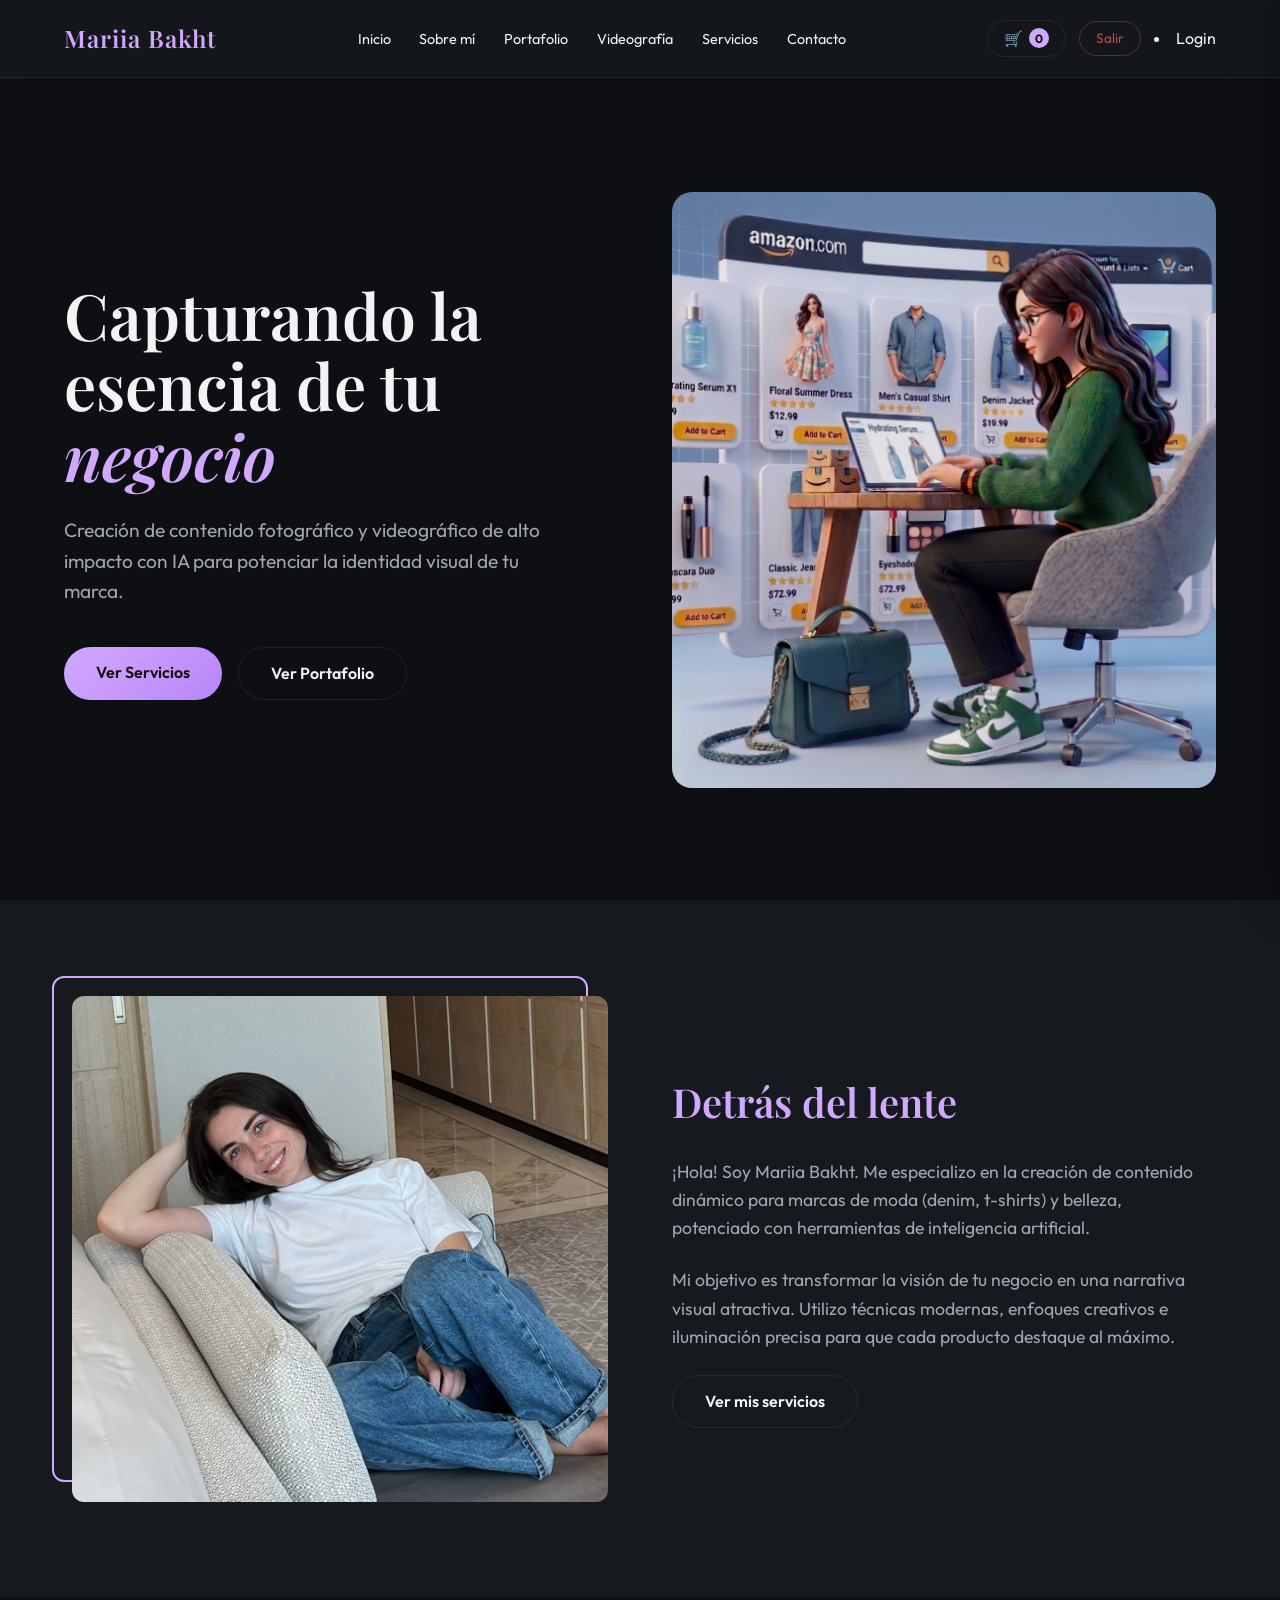
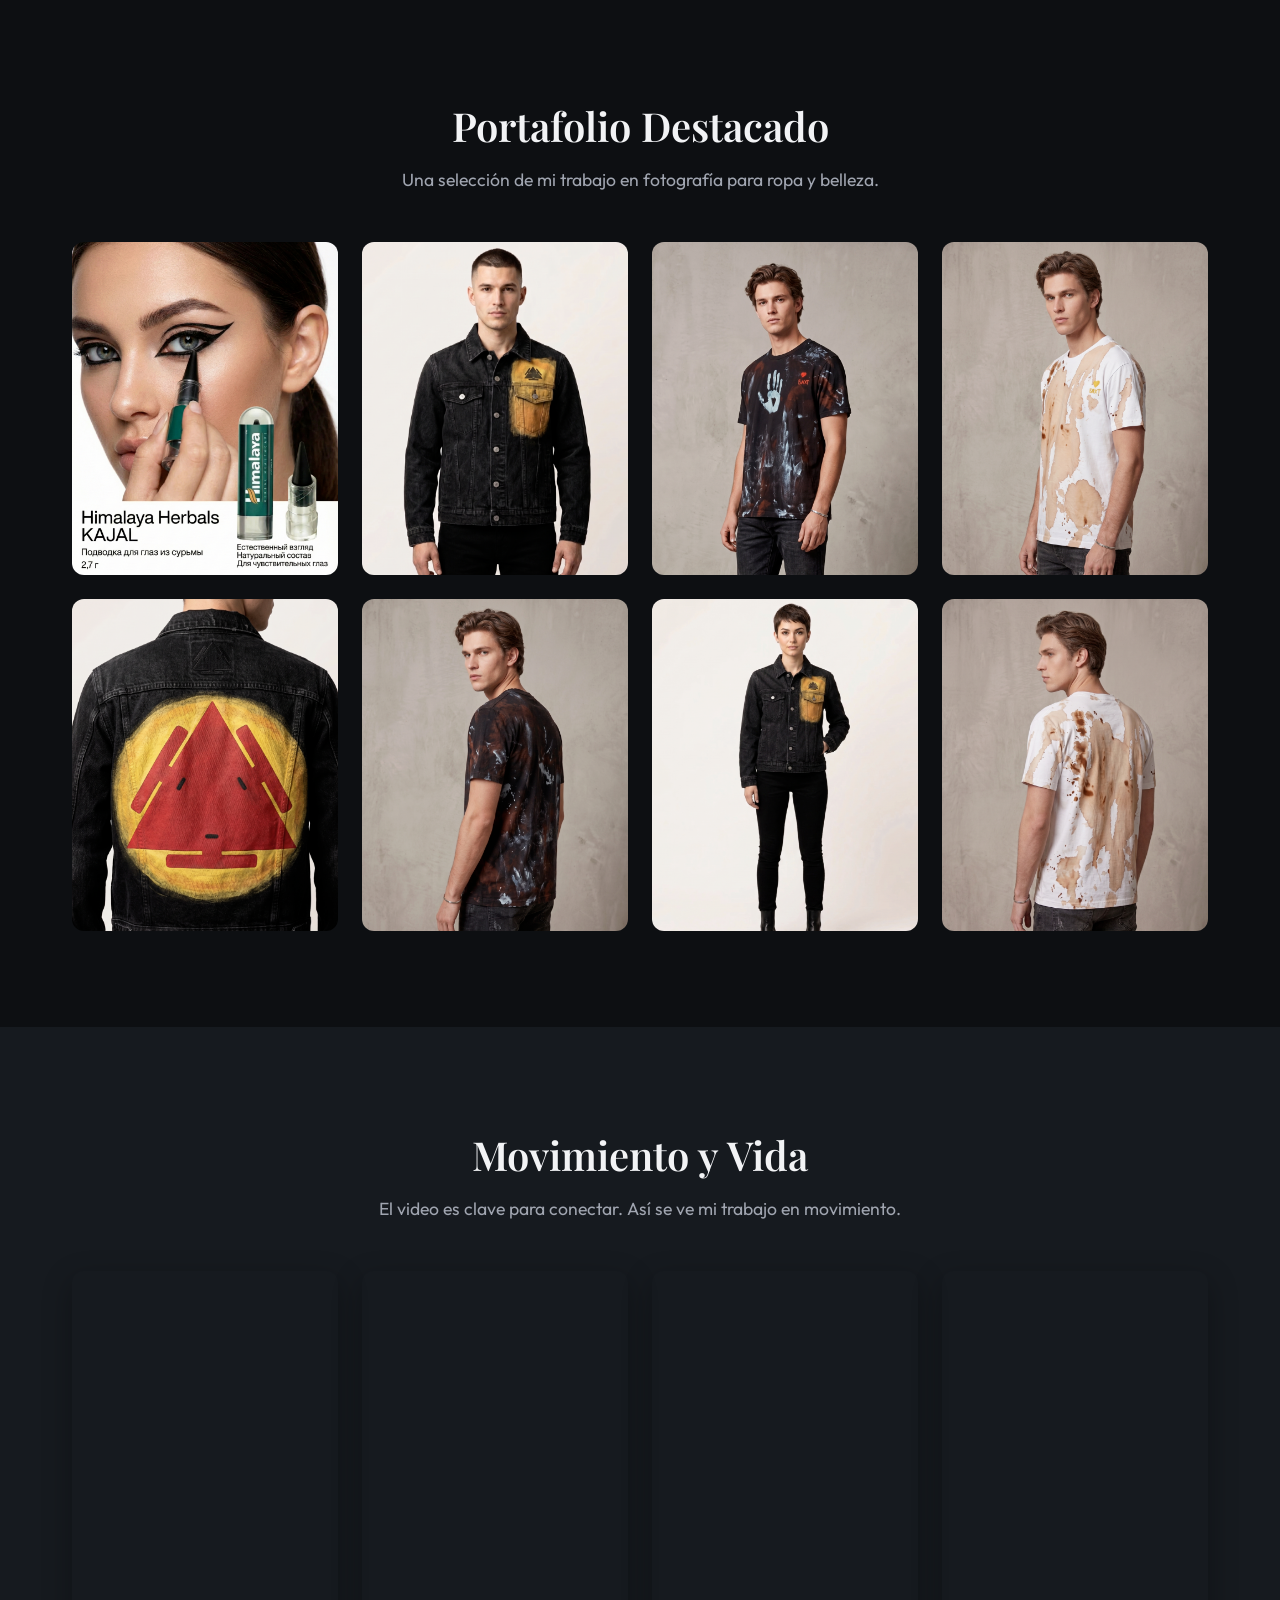
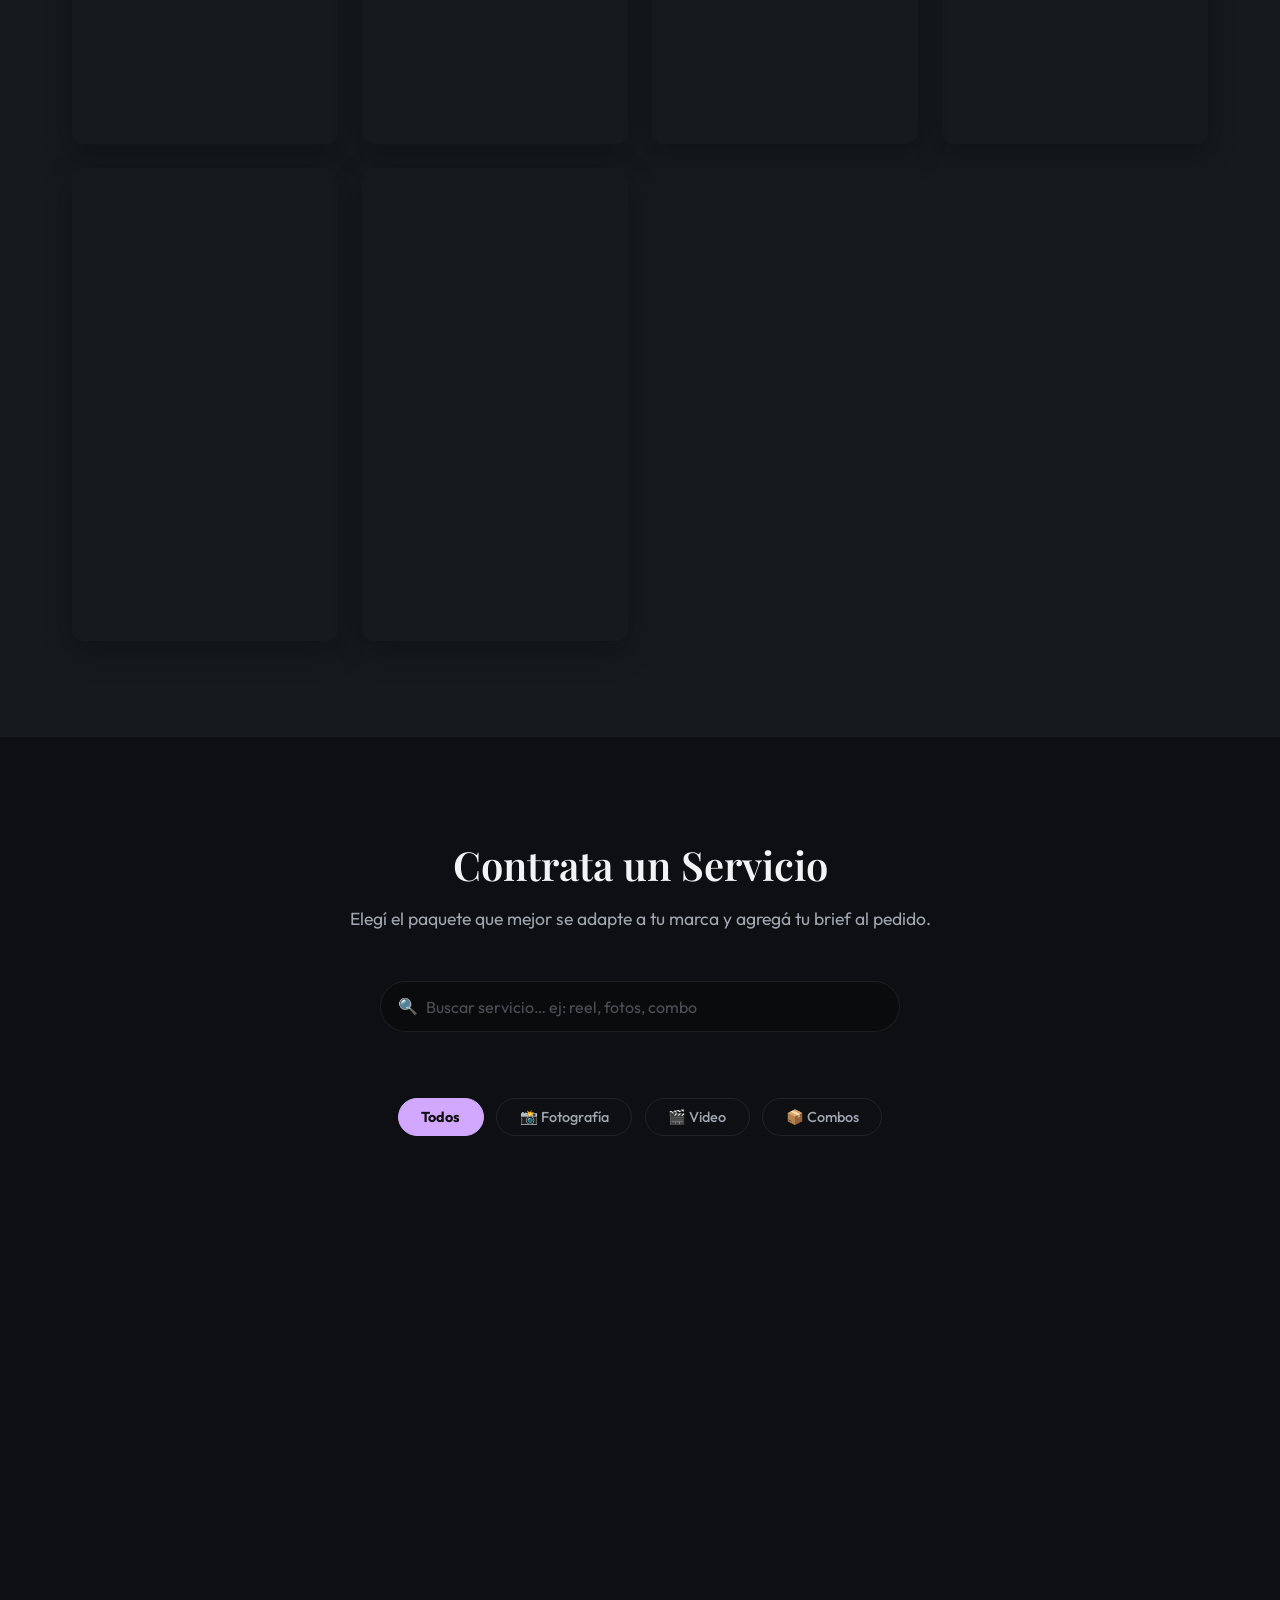
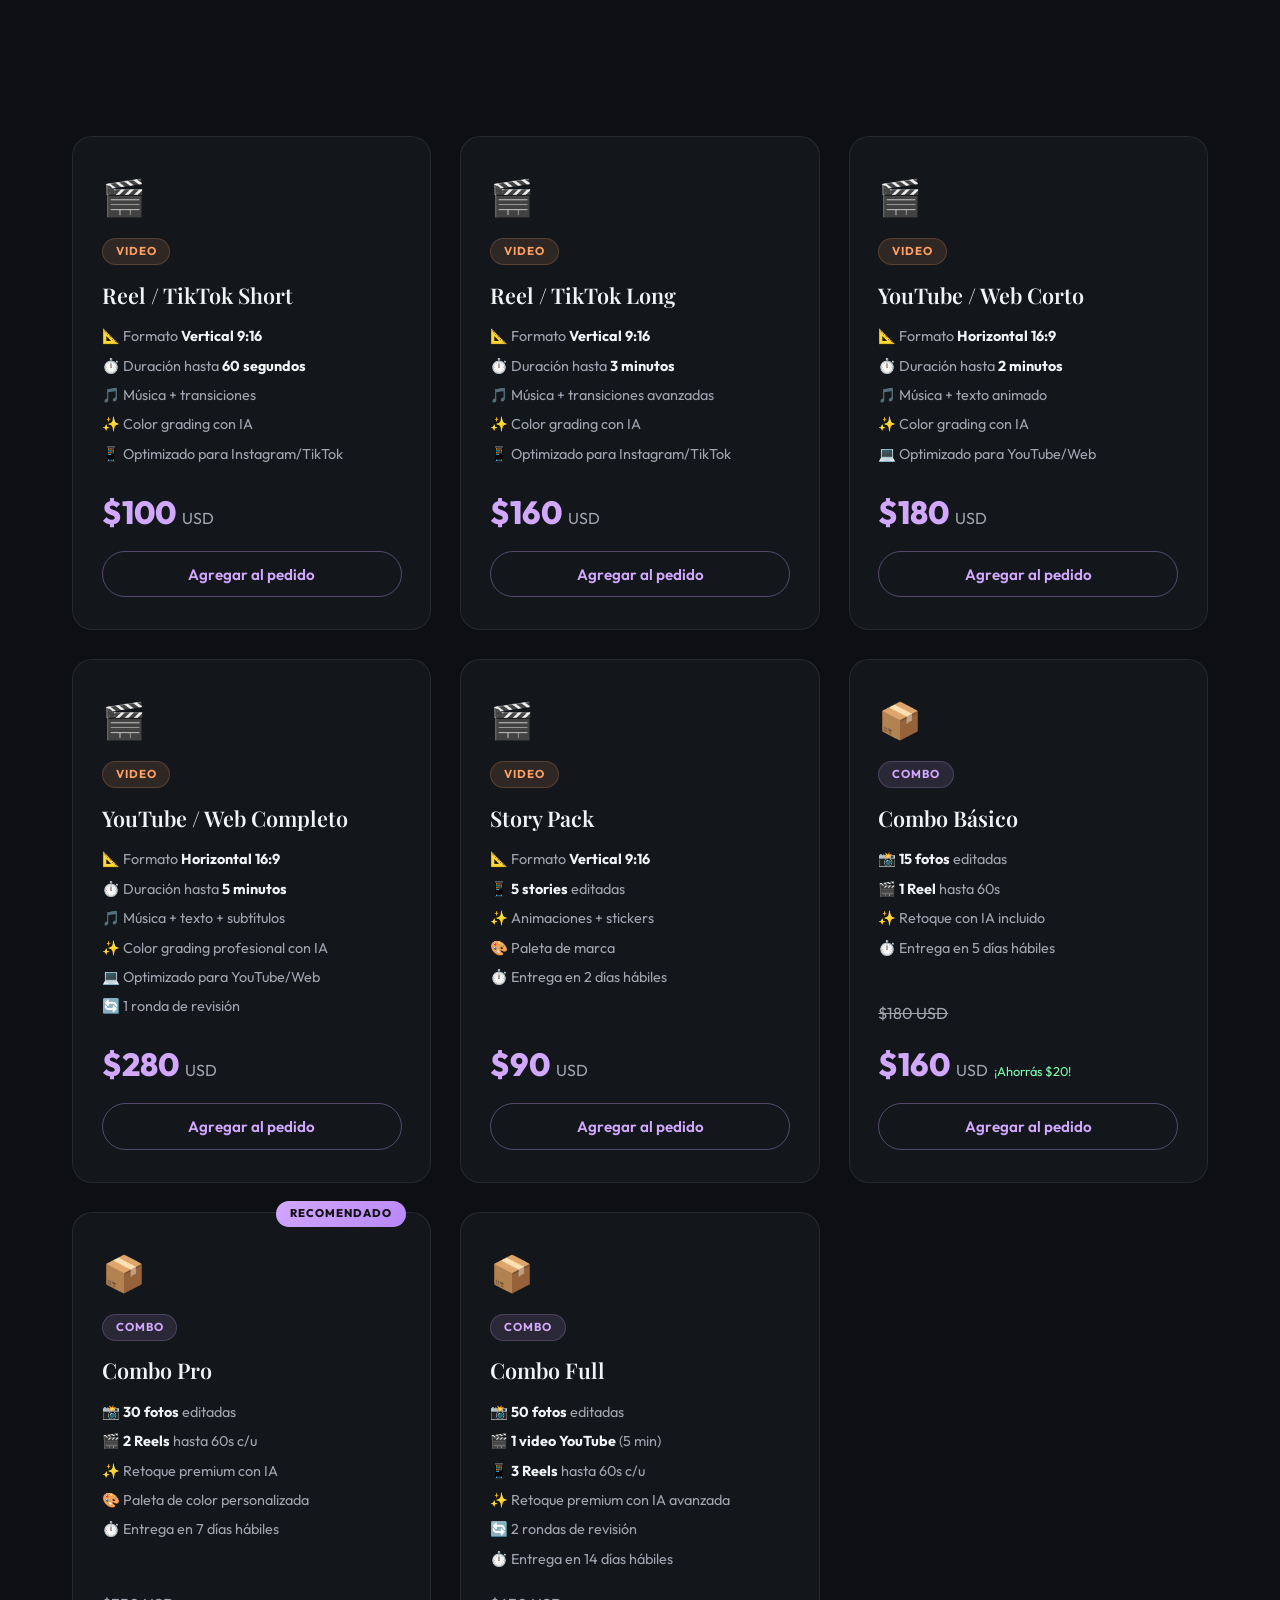
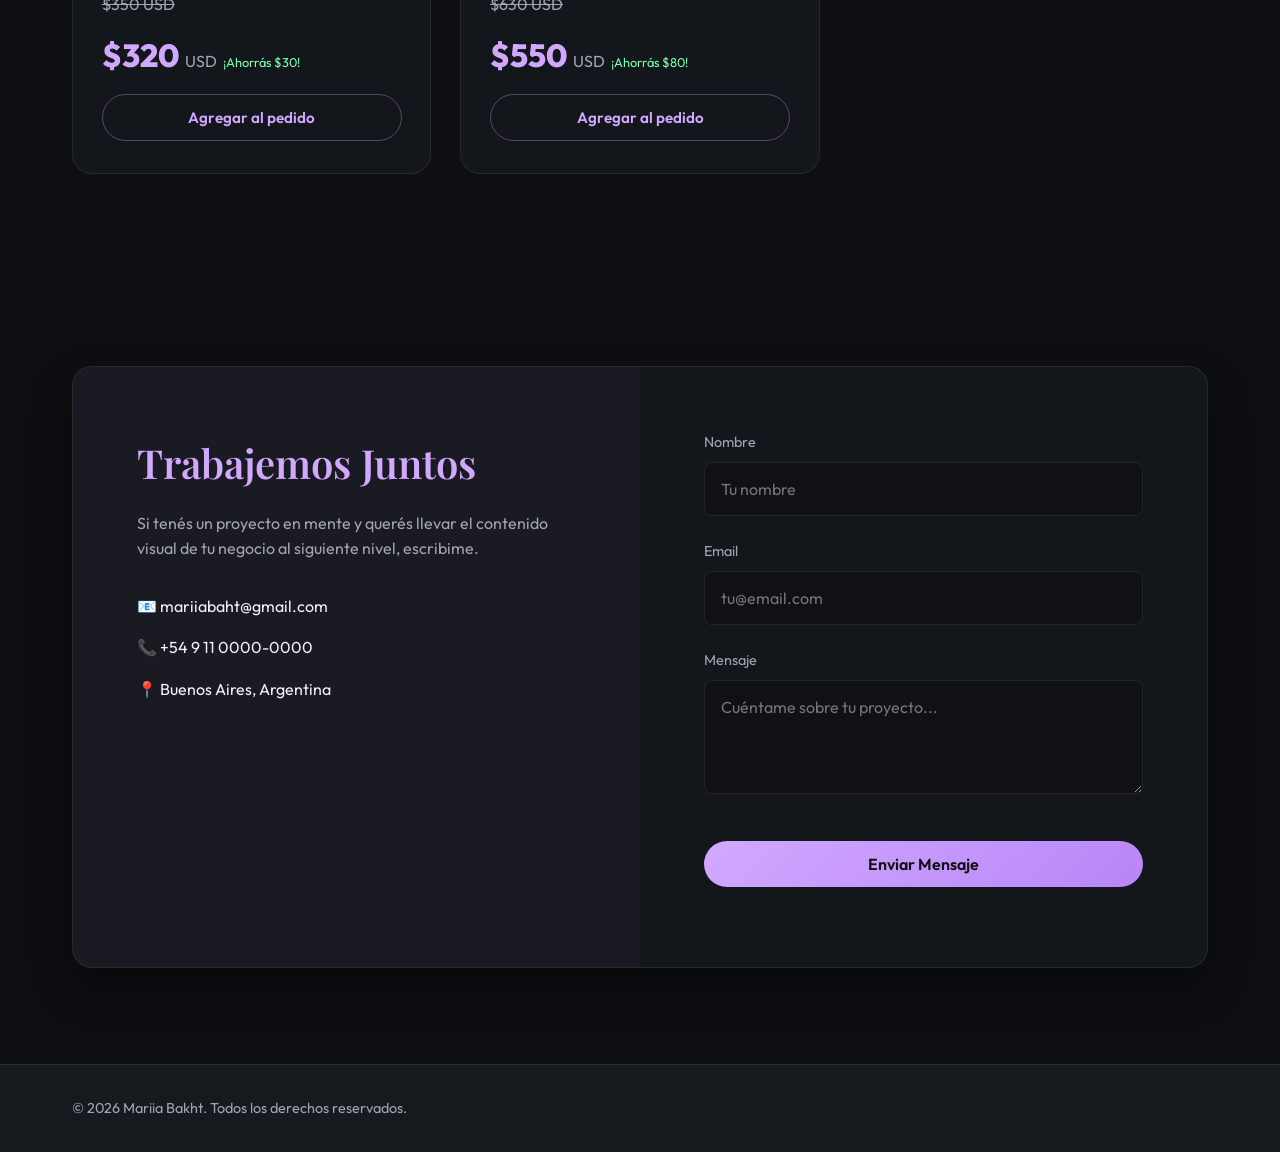
<file: index.html>
<!DOCTYPE html>
<html lang="es">

<head>
    <meta charset="UTF-8">
    <meta name="viewport" content="width=device-width, initial-scale=1.0">
    <title>Mariia Bakht | Content Creator</title>
    <meta name="description"
        content="Portafolio y servicios de Mariia Bakht, creadora de contenido visual (foto y video) con IA para negocios, marcas de ropa y belleza.">
    <link rel="preconnect" href="https://fonts.googleapis.com">
    <link rel="preconnect" href="https://fonts.gstatic.com" crossorigin>
    <link
        href="https://fonts.googleapis.com/css2?family=Outfit:wght@300;400;600;800&family=Playfair+Display:ital,wght@0,600;1,600&display=swap"
        rel="stylesheet">
    <link rel="stylesheet" href="style.css">
</head>

<body>
    <header class="navbar" id="navbar">
        <a href="#inicio" class="logo">Mariia Bakht</a>
        <nav>
            <ul class="nav-links" id="nav-links">
                <li><a href="#inicio">Inicio</a></li>
                <li><a href="#sobre-mi">Sobre mí</a></li>
                <li><a href="#portafolio">Portafolio</a></li>
                <li><a href="#videografia">Videografía</a></li>
                <li><a href="#servicios">Servicios</a></li>
                <li><a href="#contacto">Contacto</a></li>
            </ul>
        </nav>
        <div class="navbar-actions">
            <button class="cart-btn" id="cart-btn" aria-label="Ver carrito">
                🛒 <span class="cart-count" id="cart-count">0</span>
            </button>
            <button class="logout-btn" id="logout-btn" title="Cerrar sesión">Salir</button>
            <button class="hamburger" id="hamburger" aria-label="Abrir menú" aria-expanded="false">
                <span></span><span></span><span></span>
            </button>
            <li><a href="home.html">Login</a></li>
        </div>
    </header>

    <div class="mobile-overlay" id="mobile-overlay"></div>
    <div class="mobile-menu" id="mobile-menu">
        <button class="mobile-menu-close" id="mobile-menu-close" aria-label="Cerrar menú">✕</button>
        <ul>
            <li><a href="#inicio" class="mobile-nav-link">Inicio</a></li>
            <li><a href="#sobre-mi" class="mobile-nav-link">Sobre mí</a></li>
            <li><a href="#portafolio" class="mobile-nav-link">Portafolio</a></li>
            <li><a href="#videografia" class="mobile-nav-link">Videografía</a></li>
            <li><a href="#servicios" class="mobile-nav-link">Servicios</a></li>
            <li><a href="#contacto" class="mobile-nav-link">Contacto</a></li>
        </ul>
    </div>

    <section id="inicio" class="hero">
        <div class="hero-content">
            <h1>Capturando la esencia de tu <span>negocio</span></h1>
            <p>Creación de contenido fotográfico y videográfico de alto impacto con IA para potenciar la identidad
                visual de tu marca.</p>
            <div class="hero-btns">
                <a href="#servicios" class="btn-primary">Ver Servicios</a>
                <a href="#portafolio" class="btn-secondary">Ver Portafolio</a>
            </div>
        </div>
        <div class="hero-image">
            <img src="images/background.png" alt="Hero background">
        </div>
    </section>

    <section id="sobre-mi" class="about">
        <div class="container">
            <div class="about-grid">
                <div class="about-image">
                    <img src="images/MariiaBakht_web.jpg" alt="Foto de Mariia Bakht trabajando">
                    <div class="image-backdrop"></div>
                </div>
                <div class="about-text">
                    <h2>Detrás del lente</h2>
                    <p>¡Hola! Soy Mariia Bakht. Me especializo en la creación de contenido dinámico para marcas de moda
                        (denim, t-shirts) y belleza, potenciado con herramientas de inteligencia artificial.</p>
                    <p>Mi objetivo es transformar la visión de tu negocio en una narrativa visual atractiva. Utilizo
                        técnicas modernas, enfoques creativos e iluminación precisa para que cada producto destaque al
                        máximo.</p>
                    <a href="#servicios" class="btn-secondary">Ver mis servicios</a>
                </div>
            </div>
        </div>
    </section>

    <section id="portafolio" class="portfolio">
        <div class="container">
            <h2>Portafolio Destacado</h2>
            <p class="section-subtitle">Una selección de mi trabajo en fotografía para ropa y belleza.</p>

            <div class="gallery-grid">
                <div class="gallery-item">
                    <img src="images/himal1.png" alt="Trabajo Beauty">
                    <div class="overlay">
                        <h3>Beauty</h3>
                        <p>Iluminación y detalle</p>
                    </div>
                </div>
                <div class="gallery-item stretch-row">
                    <img src="images/denim/denim2.png" alt="Trabajo Denim">
                    <div class="overlay">
                        <h3>Denim</h3>
                        <p>Colección de temporada</p>
                    </div>
                </div>
                <div class="gallery-item stretch-row">
                    <img src="images/t-shirt/t-shirt2.png" alt="Trabajo T-Shirt">
                    <div class="overlay">
                        <h3>T-Shirts</h3>
                        <p>Casual y fresco</p>
                    </div>
                </div>
                <div class="gallery-item">
                    <img src="images/t-shirt 2/t-shirt_2_2.png" alt="Trabajo T-Shirt 2">
                    <div class="overlay">
                        <h3>Streetwear</h3>
                        <p>Estética moderna</p>
                    </div>
                </div>
                <div class="gallery-item">
                    <img src="images/denim/denim1.png" alt="Trabajo Denim 1">
                    <div class="overlay">
                        <h3>Denim Urbano</h3>
                        <p>Texturas y estilo</p>
                    </div>
                </div>
                <div class="gallery-item">
                    <img src="images/t-shirt/t-shirt3.png" alt="Trabajo T-Shirt 3">
                    <div class="overlay">
                        <h3>T-Shirts</h3>
                        <p>Moda casual</p>
                    </div>
                </div>
                <div class="gallery-item">
                    <img src="images/denim/denim3.png" alt="Trabajo Denim 3">
                    <div class="overlay">
                        <h3>Jeans Wear</h3>
                        <p>Detalles en mezclilla</p>
                    </div>
                </div>
                <div class="gallery-item">
                    <img src="images/t-shirt 2/t-shirt_2_3.png" alt="Trabajo Streetwear 3">
                    <div class="overlay">
                        <h3>Streetwear</h3>
                        <p>Vibras urbanas</p>
                    </div>
                </div>
            </div>
        </div>
    </section>

    <section id="videografia" class="videography">
        <div class="container">
            <h2>Movimiento y Vida</h2>
            <p class="section-subtitle">El video es clave para conectar. Así se ve mi trabajo en movimiento.</p>

            <div class="video-grid">
                <div class="video-wrapper">
                    <video autoplay loop muted playsinline>
                        <source src="images/video/video10.mp4" type="video/mp4">
                    </video>
                </div>
                <div class="video-wrapper">
                    <video autoplay loop muted playsinline>
                        <source src="images/video/video11.mp4" type="video/mp4">
                    </video>
                </div>
                <div class="video-wrapper">
                    <video autoplay loop muted playsinline>
                        <source src="images/video/video3.mp4" type="video/mp4">
                    </video>
                </div>
                <div class="video-wrapper">
                    <video autoplay loop muted playsinline>
                        <source src="images/video/video9.mp4" type="video/mp4">
                    </video>
                </div>
                <div class="video-wrapper">
                    <video autoplay loop muted playsinline>
                        <source src="images/video/video12.mp4" type="video/mp4">
                    </video>
                </div>
                <div class="video-wrapper">
                    <video autoplay loop muted playsinline>
                        <source src="images/video/video13.mp4" type="video/mp4">
                    </video>
                </div>
            </div>
        </div>
    </section>

    <section id="servicios" class="services">
        <div class="container">
            <h2>Contrata un Servicio</h2>
            <p class="section-subtitle">Elegí el paquete que mejor se adapte a tu marca y agregá tu brief al pedido.</p>

            <div class="service-search-wrap">
                <span class="service-search-icon">🔍</span>
                <input
                    type="search"
                    id="service-search"
                    class="service-search"
                    placeholder="Buscar servicio… ej: reel, fotos, combo"
                    autocomplete="off"
                    aria-label="Buscar servicios">
                <button class="service-search-clear" id="service-search-clear" aria-label="Limpiar búsqueda">✕</button>
            </div>
            <p class="search-no-results" id="search-no-results" aria-live="polite"></p>

            <div class="service-filters" id="service-filters">
                <button class="filter-btn active" data-filter="all" id="filter-all">Todos</button>
                <button class="filter-btn" data-filter="foto" id="filter-foto">📸 Fotografía</button>
                <button class="filter-btn" data-filter="video" id="filter-video">🎬 Video</button>
                <button class="filter-btn" data-filter="combo" id="filter-combo">📦 Combos</button>
            </div>

            <div class="services-grid" id="services-grid">

                <div class="service-card" data-category="foto" id="service-mini">
                    <div class="service-icon">📸</div>
                    <div class="service-badge foto">Fotografía</div>
                    <h3>Mini Shoot</h3>
                    <ul class="service-details">
                        <li>🖼️ <strong>10 fotos</strong> editadas</li>
                        <li>✨ Retoque profesional con IA</li>
                        <li>📁 Entrega en alta resolución</li>
                        <li>⏱️ Entrega en 3 días hábiles</li>
                    </ul>
                    <div class="service-price">$80 <span>USD</span></div>
                    <button class="btn-add-cart" data-id="mini-shoot" data-name="Mini Shoot" data-price="80"
                        data-category="foto" id="add-mini-shoot">Agregar al pedido</button>
                </div>

                <div class="service-card" data-category="foto" id="service-standard">
                    <div class="service-icon">📸</div>
                    <div class="service-badge foto">Fotografía</div>
                    <span class="service-popular">MÁS PEDIDO</span>
                    <h3>Standard Shoot</h3>
                    <ul class="service-details">
                        <li>🖼️ <strong>25 fotos</strong> editadas</li>
                        <li>✨ Retoque profesional con IA</li>
                        <li>🎨 Paleta de color personalizada</li>
                        <li>📁 Entrega en alta resolución</li>
                        <li>⏱️ Entrega en 5 días hábiles</li>
                    </ul>
                    <div class="service-price">$150 <span>USD</span></div>
                    <button class="btn-add-cart" data-id="standard-shoot" data-name="Standard Shoot" data-price="150"
                        data-category="foto" id="add-standard-shoot">Agregar al pedido</button>
                </div>

                <div class="service-card" data-category="foto" id="service-premium">
                    <div class="service-icon">📸</div>
                    <div class="service-badge foto">Fotografía</div>
                    <h3>Premium Shoot</h3>
                    <ul class="service-details">
                        <li>🖼️ <strong>50 fotos</strong> editadas</li>
                        <li>✨ Retoque premium con IA avanzada</li>
                        <li>🎨 Paleta de color + moodboard</li>
                        <li>📁 Alta resolución + versiones web</li>
                        <li>⏱️ Entrega en 7 días hábiles</li>
                        <li>🔄 2 rondas de revisión</li>
                    </ul>
                    <div class="service-price">$250 <span>USD</span></div>
                    <button class="btn-add-cart" data-id="premium-shoot" data-name="Premium Shoot" data-price="250"
                        data-category="foto" id="add-premium-shoot">Agregar al pedido</button>
                </div>

                <div class="service-card" data-category="video" id="service-reel-60">
                    <div class="service-icon">🎬</div>
                    <div class="service-badge video">Video</div>
                    <h3>Reel / TikTok Short</h3>
                    <ul class="service-details">
                        <li>📐 Formato <strong>Vertical 9:16</strong></li>
                        <li>⏱️ Duración hasta <strong>60 segundos</strong></li>
                        <li>🎵 Música + transiciones</li>
                        <li>✨ Color grading con IA</li>
                        <li>📱 Optimizado para Instagram/TikTok</li>
                    </ul>
                    <div class="service-price">$100 <span>USD</span></div>
                    <button class="btn-add-cart" data-id="reel-60" data-name="Reel/TikTok (60s)" data-price="100"
                        data-category="video" id="add-reel-60">Agregar al pedido</button>
                </div>

                <div class="service-card" data-category="video" id="service-reel-3min">
                    <div class="service-icon">🎬</div>
                    <div class="service-badge video">Video</div>
                    <h3>Reel / TikTok Long</h3>
                    <ul class="service-details">
                        <li>📐 Formato <strong>Vertical 9:16</strong></li>
                        <li>⏱️ Duración hasta <strong>3 minutos</strong></li>
                        <li>🎵 Música + transiciones avanzadas</li>
                        <li>✨ Color grading con IA</li>
                        <li>📱 Optimizado para Instagram/TikTok</li>
                    </ul>
                    <div class="service-price">$160 <span>USD</span></div>
                    <button class="btn-add-cart" data-id="reel-3min" data-name="Reel/TikTok (3 min)" data-price="160"
                        data-category="video" id="add-reel-3min">Agregar al pedido</button>
                </div>

                <div class="service-card" data-category="video" id="service-yt-2min">
                    <div class="service-icon">🎬</div>
                    <div class="service-badge video">Video</div>
                    <h3>YouTube / Web Corto</h3>
                    <ul class="service-details">
                        <li>📐 Formato <strong>Horizontal 16:9</strong></li>
                        <li>⏱️ Duración hasta <strong>2 minutos</strong></li>
                        <li>🎵 Música + texto animado</li>
                        <li>✨ Color grading con IA</li>
                        <li>💻 Optimizado para YouTube/Web</li>
                    </ul>
                    <div class="service-price">$180 <span>USD</span></div>
                    <button class="btn-add-cart" data-id="yt-2min" data-name="YouTube/Web (2 min)" data-price="180"
                        data-category="video" id="add-yt-2min">Agregar al pedido</button>
                </div>

                <div class="service-card" data-category="video" id="service-yt-5min">
                    <div class="service-icon">🎬</div>
                    <div class="service-badge video">Video</div>
                    <h3>YouTube / Web Completo</h3>
                    <ul class="service-details">
                        <li>📐 Formato <strong>Horizontal 16:9</strong></li>
                        <li>⏱️ Duración hasta <strong>5 minutos</strong></li>
                        <li>🎵 Música + texto + subtítulos</li>
                        <li>✨ Color grading profesional con IA</li>
                        <li>💻 Optimizado para YouTube/Web</li>
                        <li>🔄 1 ronda de revisión</li>
                    </ul>
                    <div class="service-price">$280 <span>USD</span></div>
                    <button class="btn-add-cart" data-id="yt-5min" data-name="YouTube/Web (5 min)" data-price="280"
                        data-category="video" id="add-yt-5min">Agregar al pedido</button>
                </div>

                <div class="service-card" data-category="video" id="service-story-pack">
                    <div class="service-icon">🎬</div>
                    <div class="service-badge video">Video</div>
                    <h3>Story Pack</h3>
                    <ul class="service-details">
                        <li>📐 Formato <strong>Vertical 9:16</strong></li>
                        <li>📱 <strong>5 stories</strong> editadas</li>
                        <li>✨ Animaciones + stickers</li>
                        <li>🎨 Paleta de marca</li>
                        <li>⏱️ Entrega en 2 días hábiles</li>
                    </ul>
                    <div class="service-price">$90 <span>USD</span></div>
                    <button class="btn-add-cart" data-id="story-pack" data-name="Story Pack (5 stories)" data-price="90"
                        data-category="video" id="add-story-pack">Agregar al pedido</button>
                </div>

                <div class="service-card" data-category="combo" id="service-combo-basico">
                    <div class="service-icon">📦</div>
                    <div class="service-badge combo">Combo</div>
                    <h3>Combo Básico</h3>
                    <ul class="service-details">
                        <li>📸 <strong>15 fotos</strong> editadas</li>
                        <li>🎬 <strong>1 Reel</strong> hasta 60s</li>
                        <li>✨ Retoque con IA incluido</li>
                        <li>⏱️ Entrega en 5 días hábiles</li>
                    </ul>
                    <div class="service-price original-price">$180 USD</div>
                    <div class="service-price combo-price">$160 <span>USD</span> <em>¡Ahorrás $20!</em></div>
                    <button class="btn-add-cart" data-id="combo-basico" data-name="Combo Básico" data-price="160"
                        data-category="combo" id="add-combo-basico">Agregar al pedido</button>
                </div>

                <div class="service-card" data-category="combo" id="service-combo-pro">
                    <div class="service-icon">📦</div>
                    <div class="service-badge combo">Combo</div>
                    <span class="service-popular">RECOMENDADO</span>
                    <h3>Combo Pro</h3>
                    <ul class="service-details">
                        <li>📸 <strong>30 fotos</strong> editadas</li>
                        <li>🎬 <strong>2 Reels</strong> hasta 60s c/u</li>
                        <li>✨ Retoque premium con IA</li>
                        <li>🎨 Paleta de color personalizada</li>
                        <li>⏱️ Entrega en 7 días hábiles</li>
                    </ul>
                    <div class="service-price original-price">$350 USD</div>
                    <div class="service-price combo-price">$320 <span>USD</span> <em>¡Ahorrás $30!</em></div>
                    <button class="btn-add-cart" data-id="combo-pro" data-name="Combo Pro" data-price="320"
                        data-category="combo" id="add-combo-pro">Agregar al pedido</button>
                </div>

                <div class="service-card" data-category="combo" id="service-combo-full">
                    <div class="service-icon">📦</div>
                    <div class="service-badge combo">Combo</div>
                    <h3>Combo Full</h3>
                    <ul class="service-details">
                        <li>📸 <strong>50 fotos</strong> editadas</li>
                        <li>🎬 <strong>1 video YouTube</strong> (5 min)</li>
                        <li>📱 <strong>3 Reels</strong> hasta 60s c/u</li>
                        <li>✨ Retoque premium con IA avanzada</li>
                        <li>🔄 2 rondas de revisión</li>
                        <li>⏱️ Entrega en 14 días hábiles</li>
                    </ul>
                    <div class="service-price original-price">$630 USD</div>
                    <div class="service-price combo-price">$550 <span>USD</span> <em>¡Ahorrás $80!</em></div>
                    <button class="btn-add-cart" data-id="combo-full" data-name="Combo Full" data-price="550"
                        data-category="combo" id="add-combo-full">Agregar al pedido</button>
                </div>
            </div>
        </div>
    </section>

    <section id="contacto" class="contact">
        <div class="container">
            <div class="contact-box">
                <div class="contact-info">
                    <h2>Trabajemos Juntos</h2>
                    <p>Si tenés un proyecto en mente y querés llevar el contenido visual de tu negocio al siguiente
                        nivel, escribime.</p>
                    <ul>
                        <li>📧 mariiabaht@gmail.com</li>
                        <li>📞 +54 9 11 0000-0000</li>
                        <li>📍 Buenos Aires, Argentina</li>
                    </ul>
                </div>
                <form class="contact-form" id="contact-form" novalidate>
                    <div class="input-group">
                        <label for="name">Nombre</label>
                        <input type="text" id="name" name="name" required placeholder="Tu nombre">
                    </div>
                    <div class="input-group">
                        <label for="email">Email</label>
                        <input type="email" id="email" name="email" required placeholder="tu@email.com">
                    </div>
                    <div class="input-group">
                        <label for="message">Mensaje</label>
                        <textarea id="message" name="message" rows="4" required
                            placeholder="Cuéntame sobre tu proyecto..."></textarea>
                    </div>
                    <button type="submit" class="btn-primary" id="contact-submit-btn">Enviar Mensaje</button>
                    <p class="form-success" id="form-success"></p>
                </form>
            </div>
        </div>
    </section>

    <footer>
        <div class="container footer-content">
            <p>© 2026 Mariia Bakht. Todos los derechos reservados.</p>
        </div>
    </footer>

    <div class="cart-overlay" id="cart-overlay"></div>
    <aside class="cart-drawer" id="cart-drawer" aria-label="Carrito de pedido">
        <div class="cart-header">
            <h2>Tu Pedido</h2>
            <button class="cart-close" id="cart-close" aria-label="Cerrar carrito">✕</button>
        </div>
        <div class="cart-items" id="cart-items">
            <p class="cart-empty" id="cart-empty">Tu pedido está vacío.<br>¡Elegí un servicio!</p>
        </div>
        <div class="cart-footer" id="cart-footer">
            <div class="cart-total">
                Total: <strong id="cart-total">$0 USD</strong>
            </div>
            <button class="btn-primary cart-checkout" id="cart-checkout">Enviar Pedido</button>
        </div>
    </aside>

    <div class="modal-overlay" id="modal-overlay">
        <div class="modal" id="brief-modal" role="dialog" aria-modal="true" aria-labelledby="modal-title">
            <button class="modal-close" id="modal-close" aria-label="Cerrar">✕</button>
            <h2 id="modal-title">Agregar al pedido</h2>
            <p id="modal-service-name" class="modal-service-name"></p>
            <p class="modal-price-label">Precio: <strong id="modal-price"></strong></p>
            <div class="modal-quantity">
                <label>Cantidad</label>
                <div class="qty-control">
                    <button type="button" class="qty-btn" id="qty-minus" aria-label="Reducir cantidad">−</button>
                    <span class="qty-value" id="qty-value">1</span>
                    <button type="button" class="qty-btn" id="qty-plus" aria-label="Aumentar cantidad">+</button>
                </div>
                <p class="qty-subtotal">Subtotal: <strong id="modal-subtotal"></strong></p>
            </div>
            <div class="modal-brief">
                <label for="brief-text">Brief / TZ del proyecto <span>(opcional)</span></label>
                <textarea id="brief-text" rows="4"
                    placeholder="Describí tu proyecto: estilo, colores, referencias, dónde se publicará, fecha límite, etc."></textarea>
            </div>
            <div class="modal-actions">
                <button class="btn-secondary" id="modal-cancel">Cancelar</button>
                <button class="btn-primary" id="modal-confirm">Confirmar y agregar</button>
            </div>
        </div>
    </div>

    <div class="modal-overlay" id="contact-checkout-overlay">
        <div class="modal contact-checkout-modal" id="contact-checkout-modal" role="dialog" aria-modal="true"
            aria-labelledby="contact-checkout-title">
            <button class="modal-close" id="contact-checkout-close" aria-label="Cerrar">✕</button>
            <div class="checkout-steps">
                <span class="checkout-step done">1 · Pedido</span>
                <span class="checkout-sep">›</span>
                <span class="checkout-step active">2 · Tus datos</span>
                <span class="checkout-sep">›</span>
                <span class="checkout-step">3 · Confirmación</span>
            </div>
            <h2 id="contact-checkout-title">Tus datos de contacto</h2>
            <p class="modal-subtitle">Para coordinar tu proyecto, nececito saber cómo contactarte.</p>

            <form id="contact-checkout-form" novalidate>
                <div class="login-row-2">
                    <div class="checkout-field">
                        <label for="co-nombre">Nombre</label>
                        <input type="text" id="co-nombre" placeholder="Tu nombre" required autocomplete="given-name">
                    </div>
                    <div class="checkout-field">
                        <label for="co-apellido">Apellido</label>
                        <input type="text" id="co-apellido" placeholder="Tu apellido" required autocomplete="family-name">
                    </div>
                </div>
                <div class="checkout-field">
                    <label for="co-email">Email</label>
                    <input type="email" id="co-email" placeholder="tu@email.com" required autocomplete="email">
                </div>
                <div class="checkout-field">
                    <label for="co-phone">Teléfono</label>
                    <input type="tel" id="co-phone" placeholder="+54 9 11 0000-0000" autocomplete="tel">
                </div>

                <div class="checkout-field">
                    <label>Mensajero preferido para coordinar</label>
                    <div class="messenger-options" id="messenger-options">
                        <button type="button" class="messenger-btn" data-messenger="WhatsApp" id="msg-whatsapp">
                            <span class="msg-icon">💬</span> WhatsApp
                        </button>
                        <button type="button" class="messenger-btn" data-messenger="Facebook" id="msg-facebook">
                            <span class="msg-icon">📘</span> Facebook
                        </button>
                        <button type="button" class="messenger-btn" data-messenger="Instagram" id="msg-instagram">
                            <span class="msg-icon">📸</span> Instagram
                        </button>
                        <button type="button" class="messenger-btn" data-messenger="Telegram" id="msg-telegram">
                            <span class="msg-icon">✈️</span> Telegram
                        </button>
                        <button type="button" class="messenger-btn" data-messenger="Email" id="msg-email">
                            <span class="msg-icon">📧</span> Solo email
                        </button>
                    </div>
                </div>

                <p class="auth-error" id="co-error" aria-live="polite"></p>

                <div class="modal-actions">
                    <button type="button" class="btn-secondary" id="co-back">Volver</button>
                    <button type="submit" class="btn-primary" id="co-submit">Confirmar pedido</button>
                </div>
            </form>
        </div>
    </div>

    <div class="modal-overlay" id="order-overlay">
        <div class="modal order-modal" id="order-modal" role="dialog" aria-modal="true"
            aria-labelledby="order-modal-title">
            <div class="order-success-icon">✅</div>
            <h2 id="order-modal-title">¡Pedido Enviado!</h2>
            <p>Gracias por confiar en Mariia Bakht.<br>Me comunicaré contigo en menos de 24 hs.</p>
            <div class="order-summary" id="order-summary"></div>
            <button class="btn-primary" id="order-close">Cerrar</button>
        </div>
    </div>

    <script src="script.js"></script>
</body>

</html>
</file>
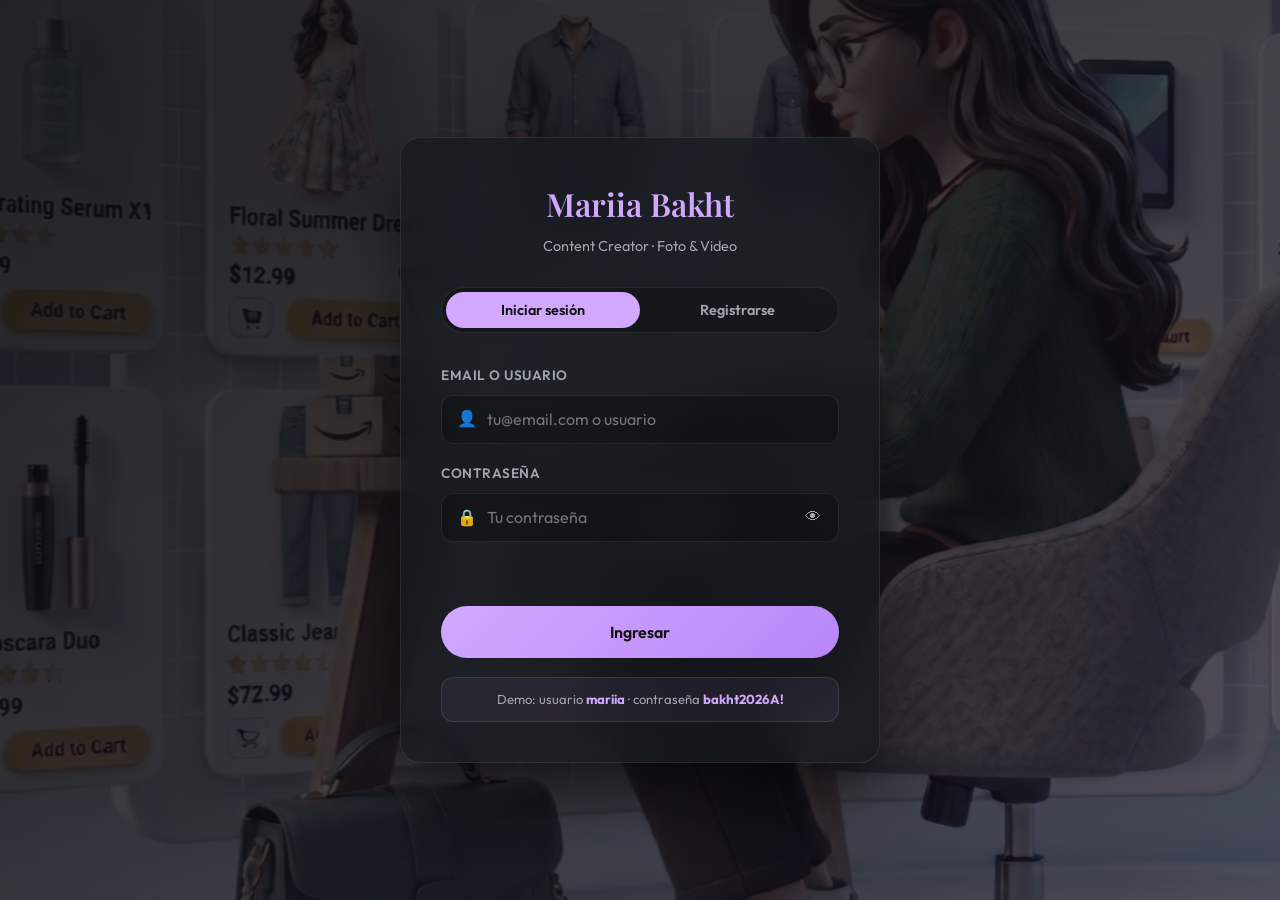
<file: home.html>
<!DOCTYPE html>
<html lang="es">

<head>
    <meta charset="UTF-8">
    <meta name="viewport" content="width=device-width, initial-scale=1.0">
    <title>Mariia Bakht | Acceso</title>
    <meta name="description"
        content="Inicia sesión o registrate para acceder al portafolio y servicios de Mariia Bakht, content creator.">
    <link rel="preconnect" href="https://fonts.googleapis.com">
    <link rel="preconnect" href="https://fonts.gstatic.com" crossorigin>
    <link
        href="https://fonts.googleapis.com/css2?family=Outfit:wght@300;400;600;800&family=Playfair+Display:ital,wght@0,600;1,600&display=swap"
        rel="stylesheet">
    <link rel="stylesheet" href="style.css">
</head>

<body class="login-page">
    <div class="login-bg">
        <img src="images/background.png" alt="Background" class="login-bg-img">
        <div class="login-bg-overlay"></div>
    </div>

    <main class="login-wrapper">
        <div class="login-card" id="login-card">

            <div class="login-brand">
                <h1 class="login-logo">Mariia Bakht</h1>
                <p class="login-tagline">Content Creator · Foto &amp; Video</p>
            </div>

            <div class="auth-tabs" role="tablist">
                <button class="auth-tab active" id="tab-login" role="tab" aria-selected="true"
                    aria-controls="panel-login">Iniciar sesión</button>
                <button class="auth-tab" id="tab-register" role="tab" aria-selected="false"
                    aria-controls="panel-register">Registrarse</button>
            </div>

            <div class="auth-panel active" id="panel-login" role="tabpanel" aria-labelledby="tab-login">
                <form class="login-form" id="login-form" novalidate>
                    <div class="login-input-group">
                        <label for="login-user">Email o usuario</label>
                        <div class="login-input-wrap">
                            <span class="login-icon">👤</span>
                            <input type="text" id="login-user" name="username"
                                placeholder="tu@email.com o usuario" autocomplete="username">
                        </div>
                    </div>
                    <div class="login-input-group">
                        <label for="login-pass">Contraseña</label>
                        <div class="login-input-wrap">
                            <span class="login-icon">🔒</span>
                            <input type="password" id="login-pass" name="password"
                                placeholder="Tu contraseña" autocomplete="current-password">
                            <button type="button" class="toggle-pass" id="toggle-login-pass"
                                aria-label="Mostrar u ocultar contraseña">👁</button>
                        </div>
                    </div>

                    <p class="auth-error" id="login-error" aria-live="polite"></p>

                    <button type="submit" class="btn-primary login-btn" id="login-submit-btn">Ingresar</button>

                    <p class="login-hint">
                        Demo: usuario <strong>mariia</strong> · contraseña <strong>bakht2026A!</strong>
                    </p>
                </form>
            </div>

            <div class="auth-panel" id="panel-register" role="tabpanel" aria-labelledby="tab-register">
                <form class="login-form" id="register-form" novalidate>

                    <div class="login-row-2">
                        <div class="login-input-group">
                            <label for="reg-nombre">Nombre</label>
                            <div class="login-input-wrap">
                                <span class="login-icon">🧑</span>
                                <input type="text" id="reg-nombre" name="nombre"
                                    placeholder="Nombre" autocomplete="given-name" required>
                            </div>
                        </div>
                        <div class="login-input-group">
                            <label for="reg-apellido">Apellido</label>
                            <div class="login-input-wrap">
                                <span class="login-icon">🧑</span>
                                <input type="text" id="reg-apellido" name="apellido"
                                    placeholder="Apellido" autocomplete="family-name" required>
                            </div>
                        </div>
                    </div>

                    <div class="login-input-group">
                        <label for="reg-email">Email</label>
                        <div class="login-input-wrap">
                            <span class="login-icon">📧</span>
                            <input type="email" id="reg-email" name="email"
                                placeholder="tu@email.com" autocomplete="email" required>
                        </div>
                    </div>

                    <div class="login-input-group">
                        <label for="reg-phone">Teléfono / WhatsApp</label>
                        <div class="login-input-wrap">
                            <span class="login-icon">📱</span>
                            <input type="tel" id="reg-phone" name="phone"
                                placeholder="+54 9 11 0000-0000" autocomplete="tel">
                        </div>
                    </div>

                    <div class="login-input-group">
                        <label for="reg-pass">Contraseña</label>
                        <div class="login-input-wrap">
                            <span class="login-icon">🔒</span>
                            <input type="password" id="reg-pass" name="password"
                                placeholder="Mínimo 8 caracteres" autocomplete="new-password" required>
                            <button type="button" class="toggle-pass" id="toggle-reg-pass"
                                aria-label="Mostrar u ocultar contraseña">👁</button>
                        </div>
                        <ul class="pass-requirements" id="pass-requirements">
                            <li class="req" id="req-length">
                                <span class="req-icon">○</span> Mínimo 8 caracteres
                            </li>
                            <li class="req" id="req-upper">
                                <span class="req-icon">○</span> Al menos 1 letra mayúscula
                            </li>
                            <li class="req" id="req-number">
                                <span class="req-icon">○</span> Al menos 1 número
                            </li>
                            <li class="req" id="req-symbol">
                                <span class="req-icon">○</span> Al menos 1 símbolo (!@#$%...)
                            </li>
                        </ul>
                    </div>

                    <div class="login-input-group">
                        <label for="reg-pass-confirm">Confirmar contraseña</label>
                        <div class="login-input-wrap">
                            <span class="login-icon">🔐</span>
                            <input type="password" id="reg-pass-confirm" name="password-confirm"
                                placeholder="Repetí tu contraseña" autocomplete="new-password" required>
                            <button type="button" class="toggle-pass" id="toggle-reg-pass-confirm"
                                aria-label="Mostrar u ocultar contraseña">👁</button>
                        </div>
                        <p class="pass-match-msg" id="pass-match-msg"></p>
                    </div>

                    <p class="auth-error" id="register-error" aria-live="polite"></p>
                    <p class="auth-success" id="register-success" aria-live="polite"></p>

                    <button type="submit" class="btn-primary login-btn" id="register-submit-btn">
                        Crear cuenta
                    </button>
                </form>
            </div>

        </div>
    </main>

    <script src="script.js"></script>
</body>
</html>
</file>
<file: style.css>
:root {
    --bg-color:      #0d0f12;
    --bg-secondary:  #161a1f;
    --text-primary:  #f2f3f5;
    --text-secondary:#a0a5b0;
    --accent:        #d2a8ff;
    --accent-hover:  #b886f8;
    --accent-rgb:    210, 168, 255;
    --glass-bg:      rgba(22, 26, 31, 0.75);
    --glass-border:  rgba(255, 255, 255, 0.08);
    --font-heading:  'Playfair Display', serif;
    --font-body:     'Outfit', sans-serif;
    --transition:    0.3s cubic-bezier(0.4, 0, 0.2, 1);
    --radius:        12px;
    --radius-lg:     20px;
}

*, *::before, *::after { margin: 0; padding: 0; box-sizing: border-box; }
html { scroll-behavior: smooth; }
body {
    background-color: var(--bg-color);
    color: var(--text-primary);
    font-family: var(--font-body);
    line-height: 1.6;
    overflow-x: hidden;
}
h1, h2, h3 { font-family: var(--font-heading); font-weight: 600; }
a { text-decoration: none; color: inherit; transition: var(--transition); }
ul { list-style: none; }
img { display: block; max-width: 100%; }

.container { max-width: 1200px; margin: 0 auto; padding: 0 2rem; }

.section-subtitle {
    color: var(--text-secondary);
    text-align: center;
    margin-bottom: 3rem;
    font-size: 1.1rem;
}

.btn-primary, .btn-secondary {
    display: inline-block;
    padding: 0.8rem 2rem;
    border-radius: 50px;
    font-weight: 600;
    font-family: var(--font-body);
    cursor: pointer;
    border: none;
    transition: var(--transition);
    font-size: 1rem;
}
.btn-primary {
    background: linear-gradient(135deg, var(--accent), var(--accent-hover));
    color: #111;
}
.btn-primary:hover {
    transform: translateY(-2px);
    box-shadow: 0 10px 24px rgba(var(--accent-rgb), 0.3);
}
.btn-secondary {
    background: transparent;
    color: var(--text-primary);
    border: 1px solid var(--glass-border);
}
.btn-secondary:hover { border-color: var(--accent); color: var(--accent); }


.login-page {
    min-height: 100vh;
    display: flex;
    align-items: center;
    justify-content: center;
}

.login-bg {
    position: fixed;
    inset: 0;
    z-index: 0;
}
.login-bg-img {
    width: 100%; height: 100%;
    object-fit: cover;
    filter: brightness(0.35) saturate(0.6);
}
.login-bg-overlay {
    position: absolute;
    inset: 0;
    background: linear-gradient(135deg, rgba(13,15,18,0.7) 0%, rgba(210,168,255,0.08) 100%);
}

.login-wrapper {
    position: relative;
    z-index: 1;
    width: 100%;
    display: flex;
    align-items: center;
    justify-content: center;
    padding: 2rem;
}

.login-card {
    width: 100%;
    max-width: 480px;
    background: var(--glass-bg);
    backdrop-filter: blur(20px);
    -webkit-backdrop-filter: blur(20px);
    border: 1px solid var(--glass-border);
    border-radius: var(--radius-lg);
    padding: 2.5rem 2.5rem;
    box-shadow: 0 30px 60px rgba(0,0,0,0.5);
}

.login-brand { text-align: center; margin-bottom: 1.8rem; }
.login-logo { font-size: 2rem; color: var(--accent); margin-bottom: 0.4rem; }
.login-tagline { color: var(--text-secondary); font-size: 0.9rem; }

.login-form { display: flex; flex-direction: column; gap: 1.2rem; }

.login-input-group label {
    display: block;
    margin-bottom: 0.5rem;
    font-size: 0.85rem;
    color: var(--text-secondary);
    font-weight: 600;
    text-transform: uppercase;
    letter-spacing: 0.5px;
}
.login-input-wrap {
    position: relative;
    display: flex;
    align-items: center;
}
.login-icon {
    position: absolute;
    left: 1rem;
    font-size: 1rem;
    pointer-events: none;
}
.login-input-wrap input {
    width: 100%;
    padding: 0.85rem 1rem 0.85rem 2.8rem;
    background: rgba(0,0,0,0.25);
    border: 1px solid var(--glass-border);
    border-radius: var(--radius);
    color: var(--text-primary);
    font-family: var(--font-body);
    font-size: 1rem;
    transition: var(--transition);
}
.login-input-wrap input:focus {
    outline: none;
    border-color: var(--accent);
    background: rgba(0,0,0,0.4);
    box-shadow: 0 0 0 3px rgba(var(--accent-rgb), 0.15);
}

.login-error, .auth-error {
    color: #ff6b8a;
    font-size: 0.9rem;
    text-align: center;
    min-height: 1.2em;
}
.auth-success {
    color: #7bffb0;
    font-size: 0.9rem;
    text-align: center;
    min-height: 1.2em;
}

.auth-tabs {
    display: flex;
    gap: 0;
    background: rgba(0,0,0,0.25);
    border-radius: 50px;
    padding: 4px;
    margin-bottom: 2rem;
    border: 1px solid var(--glass-border);
}
.auth-tab {
    flex: 1;
    background: transparent;
    border: none;
    color: var(--text-secondary);
    font-family: var(--font-body);
    font-size: 0.9rem;
    font-weight: 600;
    padding: 0.55rem 1rem;
    border-radius: 50px;
    cursor: pointer;
    transition: var(--transition);
}
.auth-tab.active {
    background: var(--accent);
    color: #111;
}

.auth-panel { display: none; }
.auth-panel.active { display: block; }

.login-row-2 {
    display: grid;
    grid-template-columns: 1fr 1fr;
    gap: 0.8rem;
    margin-bottom: 0;
}

.toggle-pass {
    position: absolute;
    right: 0.8rem;
    background: none;
    border: none;
    cursor: pointer;
    font-size: 1rem;
    color: var(--text-secondary);
    padding: 0.3rem;
    transition: var(--transition);
    line-height: 1;
}
.toggle-pass:hover { color: var(--accent); }

.pass-requirements {
    display: none;
    flex-direction: column;
    gap: 0.3rem;
    margin-top: 0.6rem;
    padding: 0.7rem 0.9rem;
    background: rgba(0,0,0,0.2);
    border-radius: var(--radius);
    border: 1px solid var(--glass-border);
}
.req {
    display: flex;
    align-items: center;
    gap: 0.5rem;
    font-size: 0.82rem;
    color: var(--text-secondary);
    transition: color 0.2s;
}
.req-icon {
    font-size: 0.85rem;
    width: 16px;
    text-align: center;
    flex-shrink: 0;
}
.req.ok   { color: #7bffb0; }
.req.fail { color: #ff8fab; }

.pass-match-msg {
    font-size: 0.82rem;
    margin-top: 0.4rem;
    min-height: 1.1em;
}
.pass-match-msg.ok   { color: #7bffb0; }
.pass-match-msg.fail { color: #ff8fab; }

.login-btn {
    width: 100%;
    padding: 1rem;
    font-size: 1rem;
    margin-top: 0.5rem;
}
.login-btn:disabled { opacity: 0.6; cursor: not-allowed; transform: none !important; }

.login-hint {
    text-align: center;
    font-size: 0.82rem;
    color: var(--text-secondary);
    background: rgba(var(--accent-rgb), 0.06);
    border: 1px solid rgba(var(--accent-rgb), 0.15);
    border-radius: var(--radius);
    padding: 0.7rem 1rem;
}
.login-hint strong { color: var(--accent); }

@keyframes shake {
    0%, 100% { transform: translateX(0); }
    20%       { transform: translateX(-8px); }
    40%       { transform: translateX(8px); }
    60%       { transform: translateX(-5px); }
    80%       { transform: translateX(5px); }
}
.shake { animation: shake 0.45s ease; }


.navbar {
    position: fixed;
    top: 0;
    width: 100%;
    display: flex;
    justify-content: space-between;
    align-items: center;
    padding: 1.2rem 5%;
    background: var(--glass-bg);
    backdrop-filter: blur(12px);
    -webkit-backdrop-filter: blur(12px);
    border-bottom: 1px solid var(--glass-border);
    z-index: 1000;
    transition: background var(--transition), box-shadow var(--transition);
}
.navbar.scrolled {
    background: rgba(13, 15, 18, 0.95);
    box-shadow: 0 4px 24px rgba(0,0,0,0.4);
}

.logo {
    font-family: var(--font-heading);
    font-size: 1.5rem;
    font-weight: 600;
    letter-spacing: 1px;
    color: var(--accent);
}

.nav-links { display: flex; gap: 1.8rem; }
.nav-links a {
    font-size: 0.9rem;
    font-weight: 400;
    position: relative;
}
.nav-links a::after {
    content: '';
    position: absolute;
    bottom: -4px;
    left: 0;
    width: 0;
    height: 2px;
    background: var(--accent);
    transition: var(--transition);
}
.nav-links a:hover { color: var(--accent); }
.nav-links a:hover::after { width: 100%; }

.navbar-actions {
    display: flex;
    align-items: center;
    gap: 0.8rem;
}

.cart-btn {
    background: transparent;
    border: 1px solid var(--glass-border);
    color: var(--text-primary);
    border-radius: 50px;
    padding: 0.45rem 1rem;
    cursor: pointer;
    font-size: 0.95rem;
    font-family: var(--font-body);
    display: flex;
    align-items: center;
    gap: 0.4rem;
    transition: var(--transition);
}
.cart-btn:hover { border-color: var(--accent); color: var(--accent); }

.cart-count {
    background: var(--accent);
    color: #111;
    border-radius: 50%;
    width: 20px;
    height: 20px;
    display: flex;
    align-items: center;
    justify-content: center;
    font-size: 0.75rem;
    font-weight: 700;
    transition: transform 0.2s;
}
.cart-count.has-items { transform: scale(1.2); }

@keyframes cartFlash {
    0%   { transform: scale(1); }
    40%  { transform: scale(1.3); }
    100% { transform: scale(1); }
}
.cart-flash { animation: cartFlash 0.4s ease; }

.logout-btn {
    background: transparent;
    border: 1px solid rgba(255, 100, 100, 0.3);
    color: rgba(255, 100, 100, 0.7);
    border-radius: 50px;
    padding: 0.45rem 1rem;
    cursor: pointer;
    font-size: 0.85rem;
    font-family: var(--font-body);
    transition: var(--transition);
}
.logout-btn:hover {
    border-color: #ff6b6b;
    color: #ff6b6b;
    background: rgba(255, 100, 100, 0.08);
}

.hamburger {
    display: none;
    flex-direction: column;
    gap: 5px;
    cursor: pointer;
    background: none;
    border: none;
    padding: 4px;
}
.hamburger span {
    display: block;
    width: 24px;
    height: 2px;
    background: var(--text-primary);
    border-radius: 2px;
    transition: var(--transition);
}

.mobile-menu {
    display: none;
    position: fixed;
    top: 0;
    right: -300px;
    width: 280px;
    height: 100vh;
    background: #13161c;
    border-left: 1px solid var(--glass-border);
    z-index: 1100;
    padding: 5rem 2rem 2rem;
    transition: right 0.35s cubic-bezier(0.4, 0, 0.2, 1);
}
.mobile-menu.open { right: 0; }
.mobile-menu ul { display: flex; flex-direction: column; gap: 0.5rem; }
.mobile-menu ul li a {
    display: block;
    padding: 0.85rem 1rem;
    border-radius: var(--radius);
    font-size: 1.05rem;
    font-weight: 500;
    transition: var(--transition);
}
.mobile-menu ul li a:hover {
    background: rgba(var(--accent-rgb), 0.1);
    color: var(--accent);
    padding-left: 1.5rem;
}

.mobile-menu-close {
    position: absolute;
    top: 1.5rem;
    right: 1.5rem;
    background: none;
    border: none;
    color: var(--text-secondary);
    font-size: 1.3rem;
    cursor: pointer;
    transition: var(--transition);
}
.mobile-menu-close:hover { color: var(--accent); }

.mobile-overlay {
    display: none;
    position: fixed;
    inset: 0;
    background: rgba(0,0,0,0.6);
    backdrop-filter: blur(4px);
    z-index: 1050;
    opacity: 0;
    pointer-events: none;
    transition: opacity 0.3s;
}
.mobile-overlay.active { opacity: 1; pointer-events: all; }


.hero {
    min-height: 100vh;
    display: flex;
    align-items: center;
    padding: 0 5%;
    padding-top: 80px;
    gap: 4rem;
}
.hero-content { flex: 1; }
.hero-content h1 {
    font-size: 4rem;
    line-height: 1.1;
    margin-bottom: 1.5rem;
}
.hero-content h1 span { color: var(--accent); font-style: italic; }
.hero-content p {
    color: var(--text-secondary);
    font-size: 1.2rem;
    margin-bottom: 2.5rem;
    max-width: 500px;
}
.hero-btns { display: flex; gap: 1rem; flex-wrap: wrap; }

.hero-image { flex: 1; display: flex; justify-content: center; align-items: center; }
.hero-image img {
    max-width: 100%;
    max-height: 80vh;
    width: auto;
    height: auto;
    border-radius: var(--radius-lg);
    filter: brightness(0.9);
}


.about { padding: 6rem 0; background-color: var(--bg-secondary); }
.about-grid {
    display: grid;
    grid-template-columns: 1fr 1fr;
    gap: 4rem;
    align-items: center;
}
.about-image { position: relative; }
.about-image img {
    width: 100%;
    border-radius: var(--radius);
    position: relative;
    z-index: 2;
}
.image-backdrop {
    position: absolute;
    top: -20px; left: -20px;
    width: 100%; height: 100%;
    border: 2px solid var(--accent);
    border-radius: var(--radius);
    z-index: 1;
}
.about-text h2 { font-size: 2.5rem; margin-bottom: 1.5rem; color: var(--accent); }
.about-text p { color: var(--text-secondary); font-size: 1.1rem; margin-bottom: 1.5rem; }


.portfolio { padding: 6rem 0; }
.portfolio h2 { text-align: center; font-size: 2.5rem; margin-bottom: 0.5rem; }

.gallery-grid {
    display: grid;
    grid-template-columns: repeat(auto-fit, minmax(220px, 1fr));
    gap: 1.5rem;
}
.gallery-item {
    position: relative;
    border-radius: var(--radius);
    overflow: hidden;
    cursor: pointer;
    aspect-ratio: 4/5;
    opacity: 0;
    transform: translateY(20px);
    transition: opacity 0.5s ease, transform 0.5s ease;
}
.gallery-item.revealed { opacity: 1; transform: translateY(0); }

.gallery-item img {
    width: 100%; height: 100%;
    object-fit: cover;
    display: block;
    transition: transform 0.6s ease;
}
.gallery-item .overlay {
    position: absolute;
    inset: 0;
    background: linear-gradient(to top, rgba(0,0,0,0.8) 0%, transparent 60%);
    display: flex;
    flex-direction: column;
    justify-content: flex-end;
    padding: 2rem;
    opacity: 0;
    transition: opacity var(--transition);
}
.gallery-item:hover img { transform: scale(1.05); }
.gallery-item:hover .overlay { opacity: 1; }
.overlay h3 { font-size: 1.5rem; margin-bottom: 0.3rem; }
.overlay p { color: var(--accent); font-size: 0.9rem; }


.videography { padding: 6rem 0; background-color: var(--bg-secondary); }
.videography h2 { text-align: center; font-size: 2.5rem; margin-bottom: 0.5rem; }
.video-grid {
    display: grid;
    grid-template-columns: repeat(auto-fit, minmax(250px, 1fr));
    gap: 1.5rem;
}
.video-wrapper {
    border-radius: var(--radius);
    overflow: hidden;
    box-shadow: 0 10px 30px rgba(0,0,0,0.3);
    aspect-ratio: 9/16;
}
.video-wrapper video { width: 100%; height: 100%; object-fit: cover; }


.services { padding: 6rem 0; }
.services h2 { text-align: center; font-size: 2.5rem; margin-bottom: 0.5rem; }

.service-search-wrap {
    position: relative;
    display: flex;
    align-items: center;
    max-width: 520px;
    margin: 0 auto 1.8rem auto;
}
.service-search-icon {
    position: absolute;
    left: 1.1rem;
    font-size: 1rem;
    pointer-events: none;
    z-index: 1;
}
.service-search {
    width: 100%;
    padding: 0.9rem 3rem 0.9rem 2.8rem;
    background: rgba(0,0,0,0.25);
    border: 1px solid var(--glass-border);
    border-radius: 50px;
    color: var(--text-primary);
    font-family: var(--font-body);
    font-size: 1rem;
    transition: var(--transition);
    appearance: none;
    -webkit-appearance: none;
}
.service-search::placeholder { color: rgba(160,165,176,0.45); }
.service-search:focus {
    outline: none;
    border-color: var(--accent);
    background: rgba(0,0,0,0.4);
    box-shadow: 0 0 0 3px rgba(var(--accent-rgb), 0.15);
}
.service-search::-webkit-search-cancel-button { display: none; }

.service-search-clear {
    position: absolute;
    right: 0.9rem;
    background: none;
    border: none;
    color: var(--text-secondary);
    font-size: 0.85rem;
    cursor: pointer;
    width: 24px;
    height: 24px;
    display: flex;
    align-items: center;
    justify-content: center;
    border-radius: 50%;
    transition: var(--transition);
    padding: 0;
}
.service-search-clear:hover {
    background: rgba(255,255,255,0.08);
    color: var(--text-primary);
}

.search-no-results {
    text-align: center;
    color: var(--text-secondary);
    font-size: 0.95rem;
    margin-bottom: 1rem;
    min-height: 1.4em;
}

.service-filters {
    display: flex;
    justify-content: center;
    gap: 0.8rem;
    flex-wrap: wrap;
    margin-bottom: 3rem;
}
.filter-btn {
    background: transparent;
    border: 1px solid var(--glass-border);
    color: var(--text-secondary);
    border-radius: 50px;
    padding: 0.55rem 1.4rem;
    cursor: pointer;
    font-size: 0.9rem;
    font-family: var(--font-body);
    font-weight: 500;
    transition: var(--transition);
}
.filter-btn:hover { border-color: var(--accent); color: var(--accent); }
.filter-btn.active {
    background: var(--accent);
    border-color: var(--accent);
    color: #111;
    font-weight: 700;
}

.services-grid {
    display: grid;
    grid-template-columns: repeat(auto-fill, minmax(280px, 1fr));
    gap: 1.8rem;
}

.service-card {
    position: relative;
    background: var(--glass-bg);
    border: 1px solid var(--glass-border);
    border-radius: var(--radius-lg);
    padding: 2rem 1.8rem;
    display: flex;
    flex-direction: column;
    gap: 0.8rem;
    transition: transform var(--transition), box-shadow var(--transition), border-color var(--transition);
    opacity: 0;
    transform: translateY(20px);
}
.service-card.revealed { opacity: 1; transform: translateY(0); }
.service-card:hover {
    transform: translateY(-6px);
    box-shadow: 0 20px 40px rgba(0,0,0,0.4);
    border-color: rgba(var(--accent-rgb), 0.3);
}

.service-icon { font-size: 2.2rem; }

.service-badge {
    display: inline-block;
    font-size: 0.72rem;
    font-weight: 700;
    text-transform: uppercase;
    letter-spacing: 1px;
    padding: 0.2rem 0.8rem;
    border-radius: 50px;
    width: fit-content;
}
.service-badge.foto  { background: rgba(100, 180, 255, 0.12); color: #6ab4ff; border: 1px solid rgba(100,180,255,0.2); }
.service-badge.video { background: rgba(255, 160, 100, 0.12); color: #ffa064; border: 1px solid rgba(255,160,100,0.2); }
.service-badge.combo { background: rgba(var(--accent-rgb), 0.12); color: var(--accent); border: 1px solid rgba(var(--accent-rgb), 0.2); }

.service-popular {
    position: absolute;
    top: -12px;
    right: 1.5rem;
    background: linear-gradient(135deg, var(--accent), var(--accent-hover));
    color: #111;
    font-size: 0.7rem;
    font-weight: 800;
    letter-spacing: 1px;
    padding: 0.25rem 0.9rem;
    border-radius: 50px;
}

.service-card h3 {
    font-family: var(--font-heading);
    font-size: 1.35rem;
    color: var(--text-primary);
}

.service-details {
    display: flex;
    flex-direction: column;
    gap: 0.4rem;
    flex-grow: 1;
}
.service-details li {
    font-size: 0.9rem;
    color: var(--text-secondary);
}
.service-details li strong { color: var(--text-primary); }

.service-price {
    font-size: 2rem;
    font-weight: 800;
    color: var(--accent);
    margin-top: 0.5rem;
}
.service-price span { font-size: 1rem; font-weight: 400; color: var(--text-secondary); }
.service-price em { font-size: 0.8rem; font-weight: 400; font-style: normal; color: #7bffb0; }

.original-price {
    font-size: 1rem;
    font-weight: 400;
    color: var(--text-secondary);
    text-decoration: line-through;
    margin-top: 0.5rem;
}
.combo-price { margin-top: 0; }

.btn-add-cart {
    margin-top: auto;
    width: 100%;
    padding: 0.8rem 1.5rem;
    background: transparent;
    border: 1px solid rgba(var(--accent-rgb), 0.35);
    color: var(--accent);
    border-radius: 50px;
    cursor: pointer;
    font-family: var(--font-body);
    font-size: 0.95rem;
    font-weight: 600;
    transition: var(--transition);
}
.btn-add-cart:hover {
    background: var(--accent);
    color: #111;
    border-color: var(--accent);
    transform: translateY(-2px);
}


.cart-overlay {
    position: fixed;
    inset: 0;
    background: rgba(0,0,0,0.55);
    backdrop-filter: blur(4px);
    z-index: 1200;
    opacity: 0;
    pointer-events: none;
    transition: opacity 0.3s;
}
.cart-overlay.active { opacity: 1; pointer-events: all; }

.cart-drawer {
    position: fixed;
    top: 0;
    right: -420px;
    width: 400px;
    max-width: 95vw;
    height: 100vh;
    background: #13161c;
    border-left: 1px solid var(--glass-border);
    z-index: 1300;
    display: flex;
    flex-direction: column;
    transition: right 0.4s cubic-bezier(0.4, 0, 0.2, 1);
    box-shadow: -10px 0 40px rgba(0,0,0,0.5);
}
.cart-drawer.open { right: 0; }

.cart-header {
    display: flex;
    justify-content: space-between;
    align-items: center;
    padding: 1.5rem 1.8rem;
    border-bottom: 1px solid var(--glass-border);
}
.cart-header h2 { font-size: 1.4rem; color: var(--accent); }
.cart-close {
    background: none;
    border: none;
    color: var(--text-secondary);
    font-size: 1.3rem;
    cursor: pointer;
    transition: var(--transition);
    padding: 0.3rem;
}
.cart-close:hover { color: var(--text-primary); transform: rotate(90deg); }

.cart-items {
    flex-grow: 1;
    overflow-y: auto;
    padding: 1.5rem 1.8rem;
    display: flex;
    flex-direction: column;
    gap: 1rem;
}
.cart-items::-webkit-scrollbar { width: 4px; }
.cart-items::-webkit-scrollbar-track { background: transparent; }
.cart-items::-webkit-scrollbar-thumb { background: var(--glass-border); border-radius: 4px; }

.cart-empty {
    color: var(--text-secondary);
    text-align: center;
    padding: 3rem 1rem;
    line-height: 2;
}

.cart-item {
    background: rgba(255,255,255,0.03);
    border: 1px solid var(--glass-border);
    border-radius: var(--radius);
    padding: 1rem;
}
.cart-item-header {
    display: flex;
    align-items: flex-start;
    gap: 0.8rem;
}
.cart-item-icon { font-size: 1.4rem; flex-shrink: 0; }
.cart-item-info { flex-grow: 1; }
.cart-item-info strong { display: block; font-size: 0.95rem; margin-bottom: 0.2rem; }
.cart-item-price { color: var(--accent); font-size: 0.9rem; font-weight: 600; }
.cart-item-remove {
    background: none;
    border: none;
    color: var(--text-secondary);
    cursor: pointer;
    font-size: 0.9rem;
    flex-shrink: 0;
    padding: 0.2rem;
    transition: var(--transition);
    line-height: 1;
}
.cart-item-remove:hover { color: #ff6b6b; }

.cart-item-brief {
    margin-top: 0.7rem;
    padding-top: 0.7rem;
    border-top: 1px solid var(--glass-border);
    font-size: 0.82rem;
    color: var(--text-secondary);
    line-height: 1.5;
    word-break: break-word;
}

.cart-item-qty-row {
    display: flex;
    align-items: center;
    justify-content: space-between;
    margin-top: 0.7rem;
    padding-top: 0.7rem;
    border-top: 1px solid var(--glass-border);
}
.cart-qty-control {
    display: flex;
    align-items: center;
    gap: 0;
    background: rgba(0,0,0,0.3);
    border: 1px solid var(--glass-border);
    border-radius: 50px;
    overflow: hidden;
}
.cart-qty-btn {
    background: transparent;
    border: none;
    color: var(--accent);
    font-size: 1rem;
    font-weight: 700;
    width: 28px;
    height: 28px;
    cursor: pointer;
    display: flex;
    align-items: center;
    justify-content: center;
    transition: var(--transition);
    font-family: var(--font-body);
    line-height: 1;
}
.cart-qty-btn:hover { background: rgba(var(--accent-rgb), 0.15); }
.cart-qty-value {
    min-width: 28px;
    text-align: center;
    font-size: 0.9rem;
    font-weight: 700;
    color: var(--text-primary);
    padding: 0 2px;
    user-select: none;
}
.cart-item-subtotal {
    font-size: 0.95rem;
    font-weight: 700;
    color: var(--accent);
}

.cart-footer {
    display: none;
    flex-direction: column;
    gap: 1rem;
    padding: 1.5rem 1.8rem;
    border-top: 1px solid var(--glass-border);
    background: rgba(0,0,0,0.2);
}
.cart-total {
    display: flex;
    justify-content: space-between;
    align-items: center;
    font-size: 1.1rem;
    color: var(--text-secondary);
}
.cart-total strong { font-size: 1.4rem; color: var(--accent); }
.cart-checkout { width: 100%; padding: 1rem; text-align: center; }


.modal-overlay {
    position: fixed;
    inset: 0;
    background: rgba(0,0,0,0.7);
    backdrop-filter: blur(6px);
    z-index: 1500;
    display: flex;
    align-items: center;
    justify-content: center;
    padding: 2rem;
    opacity: 0;
    pointer-events: none;
    transition: opacity 0.3s;
}
.modal-overlay.active { opacity: 1; pointer-events: all; }

.modal {
    background: #13161c;
    border: 1px solid var(--glass-border);
    border-radius: var(--radius-lg);
    padding: 2.5rem;
    width: 100%;
    max-width: 500px;
    position: relative;
    transform: scale(0.92) translateY(20px);
    transition: transform 0.35s cubic-bezier(0.4, 0, 0.2, 1);
    box-shadow: 0 30px 60px rgba(0,0,0,0.6);
}
.modal.open { transform: scale(1) translateY(0); }

.modal-close {
    position: absolute;
    top: 1.2rem; right: 1.2rem;
    background: none;
    border: none;
    color: var(--text-secondary);
    font-size: 1.2rem;
    cursor: pointer;
    transition: var(--transition);
}
.modal-close:hover { color: var(--text-primary); transform: rotate(90deg); }

.modal h2 { font-size: 1.5rem; margin-bottom: 0.5rem; }
.modal-service-name { color: var(--accent); font-size: 1.1rem; font-weight: 600; }
.modal-price-label { color: var(--text-secondary); font-size: 0.9rem; margin-top: 0.3rem; }
.modal-price-label strong { color: var(--accent); }

.modal-brief { margin-top: 1.5rem; }

.modal-quantity {
    margin-top: 1.5rem;
    display: flex;
    align-items: center;
    gap: 1.2rem;
    flex-wrap: wrap;
}
.modal-quantity label {
    font-size: 0.9rem;
    font-weight: 600;
    color: var(--text-secondary);
    white-space: nowrap;
}
.qty-control {
    display: flex;
    align-items: center;
    gap: 0;
    background: rgba(0,0,0,0.25);
    border: 1px solid var(--glass-border);
    border-radius: 50px;
    overflow: hidden;
}
.qty-btn {
    background: transparent;
    border: none;
    color: var(--accent);
    font-size: 1.2rem;
    font-weight: 700;
    width: 36px;
    height: 36px;
    cursor: pointer;
    display: flex;
    align-items: center;
    justify-content: center;
    transition: var(--transition);
    font-family: var(--font-body);
    line-height: 1;
}
.qty-btn:hover { background: rgba(var(--accent-rgb), 0.15); }
.qty-value {
    min-width: 36px;
    text-align: center;
    font-size: 1rem;
    font-weight: 700;
    color: var(--text-primary);
    padding: 0 4px;
    user-select: none;
}
.qty-subtotal {
    font-size: 0.88rem;
    color: var(--text-secondary);
    margin-left: auto;
}
.qty-subtotal strong { color: var(--accent); font-size: 1rem; }
.modal-brief label {
    display: block;
    margin-bottom: 0.5rem;
    font-size: 0.9rem;
    font-weight: 600;
    color: var(--text-secondary);
}
.modal-brief label span { font-weight: 400; }
.modal-brief textarea {
    width: 100%;
    padding: 1rem;
    background: rgba(0,0,0,0.25);
    border: 1px solid var(--glass-border);
    border-radius: var(--radius);
    color: var(--text-primary);
    font-family: var(--font-body);
    font-size: 0.95rem;
    resize: vertical;
    transition: var(--transition);
    line-height: 1.6;
}
.modal-brief textarea:focus {
    outline: none;
    border-color: var(--accent);
    background: rgba(0,0,0,0.4);
    box-shadow: 0 0 0 3px rgba(var(--accent-rgb), 0.15);
}
.modal-brief textarea::placeholder { color: rgba(160,165,176,0.5); }

.modal-actions {
    display: flex;
    gap: 1rem;
    margin-top: 1.8rem;
}
.modal-actions .btn-secondary { flex: 1; text-align: center; }
.modal-actions .btn-primary   { flex: 2; text-align: center; }

.order-modal { text-align: center; }
.order-success-icon { font-size: 3.5rem; margin-bottom: 1rem; }
.order-modal h2 { font-size: 1.8rem; color: var(--accent); margin-bottom: 0.5rem; }
.order-modal > p { color: var(--text-secondary); margin-bottom: 1.5rem; }

.order-summary {
    background: rgba(0,0,0,0.2);
    border: 1px solid var(--glass-border);
    border-radius: var(--radius);
    padding: 1rem;
    margin-bottom: 1.5rem;
    text-align: left;
    display: flex;
    flex-direction: column;
    gap: 0.7rem;
}
.order-item {
    display: flex;
    justify-content: space-between;
    align-items: flex-start;
    font-size: 0.9rem;
    gap: 1rem;
    flex-wrap: wrap;
}
.order-item span { color: var(--text-secondary); }
.order-item strong { color: var(--accent); white-space: nowrap; }
.order-brief { width: 100%; font-size: 0.8rem; color: var(--text-secondary); font-style: italic; }
.order-total-row {
    display: flex;
    justify-content: space-between;
    font-size: 1rem;
    font-weight: 700;
    padding-top: 0.7rem;
    border-top: 1px solid var(--glass-border);
}
.order-total-row strong { font-size: 1.2rem; color: var(--accent); }

.order-contact-info {
    margin-top: 0.8rem;
    padding: 0.9rem;
    background: rgba(var(--accent-rgb), 0.05);
    border: 1px solid rgba(var(--accent-rgb), 0.15);
    border-radius: var(--radius);
    display: flex;
    flex-direction: column;
    gap: 0.35rem;
    font-size: 0.88rem;
    color: var(--text-secondary);
}
.order-contact-title {
    font-weight: 700;
    color: var(--accent);
    margin-bottom: 0.3rem;
    font-size: 0.9rem;
}


.contact-checkout-modal {
    max-width: 540px;
}
.modal-subtitle {
    color: var(--text-secondary);
    font-size: 0.95rem;
    margin-bottom: 1.5rem;
    margin-top: 0.3rem;
}

.checkout-steps {
    display: flex;
    align-items: center;
    gap: 0.4rem;
    margin-bottom: 1.5rem;
    font-size: 0.8rem;
    flex-wrap: wrap;
}
.checkout-step {
    color: var(--text-secondary);
    font-weight: 500;
    padding: 0.2rem 0.7rem;
    border-radius: 50px;
}
.checkout-step.active {
    background: rgba(var(--accent-rgb), 0.15);
    color: var(--accent);
    font-weight: 700;
    border: 1px solid rgba(var(--accent-rgb), 0.3);
}
.checkout-step.done {
    color: #7bffb0;
}
.checkout-sep {
    color: var(--glass-border);
    font-size: 1.1rem;
}

.checkout-field {
    display: flex;
    flex-direction: column;
    gap: 0.4rem;
    margin-bottom: 1.1rem;
}
.checkout-field label {
    font-size: 0.85rem;
    font-weight: 600;
    color: var(--text-secondary);
    text-transform: uppercase;
    letter-spacing: 0.4px;
}
.checkout-field input {
    width: 100%;
    padding: 0.85rem 1rem;
    background: rgba(0,0,0,0.2);
    border: 1px solid var(--glass-border);
    border-radius: var(--radius);
    color: var(--text-primary);
    font-family: var(--font-body);
    font-size: 0.95rem;
    transition: var(--transition);
}
.checkout-field input:focus {
    outline: none;
    border-color: var(--accent);
    background: rgba(0,0,0,0.35);
    box-shadow: 0 0 0 3px rgba(var(--accent-rgb), 0.15);
}
.checkout-field input::placeholder { color: rgba(160,165,176,0.45); }

.messenger-options {
    display: flex;
    flex-wrap: wrap;
    gap: 0.6rem;
    margin-top: 0.2rem;
}
.messenger-btn {
    display: flex;
    align-items: center;
    gap: 0.4rem;
    background: rgba(0,0,0,0.2);
    border: 1px solid var(--glass-border);
    color: var(--text-secondary);
    border-radius: 50px;
    padding: 0.5rem 1.1rem;
    cursor: pointer;
    font-family: var(--font-body);
    font-size: 0.88rem;
    font-weight: 500;
    transition: var(--transition);
}
.messenger-btn:hover {
    border-color: var(--accent);
    color: var(--accent);
    background: rgba(var(--accent-rgb), 0.06);
}
.messenger-btn.active {
    background: rgba(var(--accent-rgb), 0.15);
    border-color: var(--accent);
    color: var(--accent);
    font-weight: 700;
}
.msg-icon { font-size: 1rem; }


.contact { padding: 6rem 0; }
.contact-box {
    display: flex;
    background: var(--glass-bg);
    border: 1px solid var(--glass-border);
    border-radius: var(--radius-lg);
    overflow: hidden;
    box-shadow: 0 20px 40px rgba(0,0,0,0.4);
    opacity: 0;
    transform: translateY(20px);
    transition: opacity 0.5s ease, transform 0.5s ease;
}
.contact-box.revealed { opacity: 1; transform: translateY(0); }

.contact-info { flex: 1; padding: 4rem; background: rgba(var(--accent-rgb), 0.03); }
.contact-info h2 { font-size: 2.5rem; margin-bottom: 1rem; color: var(--accent); }
.contact-info p { color: var(--text-secondary); margin-bottom: 2rem; }
.contact-info ul li {
    margin-bottom: 1rem;
    display: flex;
    align-items: center;
    gap: 10px;
    color: var(--text-primary);
}

.contact-form { flex: 1; padding: 4rem; }
.input-group { margin-bottom: 1.5rem; }
.input-group label {
    display: block;
    margin-bottom: 0.5rem;
    font-size: 0.9rem;
    color: var(--text-secondary);
}
.input-group input, .input-group textarea {
    width: 100%;
    padding: 1rem;
    background: rgba(0,0,0,0.2);
    border: 1px solid var(--glass-border);
    border-radius: 8px;
    color: var(--text-primary);
    font-family: inherit;
    font-size: 1rem;
    transition: var(--transition);
}
.input-group input:focus, .input-group textarea:focus {
    outline: none;
    border-color: var(--accent);
    background: rgba(0,0,0,0.4);
    box-shadow: 0 0 0 3px rgba(var(--accent-rgb), 0.15);
}
.contact-form button { width: 100%; margin-top: 1rem; }

.form-success {
    margin-top: 1rem;
    color: #7bffb0;
    font-size: 0.95rem;
    text-align: center;
    opacity: 0;
    transition: opacity 0.4s;
}
.form-success.visible { opacity: 1; }


footer {
    background-color: var(--bg-secondary);
    padding: 2rem 0;
    border-top: 1px solid var(--glass-border);
}
.footer-content {
    display: flex;
    justify-content: space-between;
    align-items: center;
    color: var(--text-secondary);
    font-size: 0.9rem;
    flex-wrap: wrap;
    gap: 1rem;
}
.school-footer { color: var(--accent); font-style: italic; }



@media (max-width: 900px) {

    .nav-links  { display: none; }
    .logout-btn { display: none; }
    .hamburger  { display: flex; }
    .mobile-menu    { display: block; }
    .mobile-overlay { display: block; }

    .navbar { padding: 1rem 4%; }
    .logo   { font-size: 1.25rem; }

    .cart-btn { padding: 0.4rem 0.8rem; font-size: 0.85rem; }

    .hero {
        flex-direction: column;
        text-align: center;
        padding-top: 110px;
        gap: 2.5rem;
    }
    .hero-content h1 { font-size: 2.8rem; }
    .hero-content p  { margin: 0 auto 2rem auto; }
    .hero-btns { justify-content: center; }
    .hero-image { width: 100%; }

    .about-grid { grid-template-columns: 1fr; gap: 2.5rem; }

    .gallery-grid { grid-template-columns: repeat(2, 1fr); }

    .video-grid { grid-template-columns: repeat(2, 1fr); }

    .services-grid { grid-template-columns: 1fr; }

    .service-search-wrap { max-width: 100%; }

    .contact-box { flex-direction: column; }
    .contact-info, .contact-form { padding: 2.5rem 1.5rem; }

    .contact-checkout-modal { max-width: 100%; }
}

@media (max-width: 520px) {

    .container { padding: 0 1rem; }

    .login-wrapper { padding: 1rem; align-items: flex-start; padding-top: 5vh; }
    .login-card    { padding: 1.8rem 1.2rem; max-width: 100%; }
    .login-logo    { font-size: 1.6rem; }
    .login-tagline { font-size: 0.82rem; }

    .login-row-2 { grid-template-columns: 1fr; gap: 0; }

    .auth-tab { font-size: 0.82rem; padding: 0.5rem 0.6rem; }

    .navbar { padding: 0.9rem 4%; }
    .logo   { font-size: 1.1rem; }
    .navbar-actions { gap: 0.5rem; }
    .cart-btn { padding: 0.35rem 0.7rem; font-size: 0.8rem; }
    .cart-count { width: 18px; height: 18px; font-size: 0.7rem; }

    .hero { padding-top: 90px; gap: 2rem; }
    .hero-content h1 { font-size: 2rem; }
    .hero-content p  { font-size: 1rem; }
    .hero-btns { flex-direction: column; align-items: center; gap: 0.8rem; }
    .hero-btns .btn-primary,
    .hero-btns .btn-secondary { width: 100%; text-align: center; }

    .about, .portfolio, .videography, .services, .contact { padding: 4rem 0; }
    .about-text h2,
    .portfolio h2,
    .videography h2,
    .services h2,
    .contact-info h2 { font-size: 2rem; }

    .gallery-grid { grid-template-columns: 1fr; gap: 1rem; }

    .video-grid { grid-template-columns: 1fr; gap: 1rem; }

    .service-search-wrap { margin-bottom: 1.2rem; }
    .service-search { font-size: 0.9rem; padding: 0.8rem 2.8rem 0.8rem 2.5rem; }

    .service-filters { gap: 0.4rem; }
    .filter-btn { padding: 0.4rem 0.85rem; font-size: 0.78rem; }

    .services-grid { gap: 1.2rem; }
    .service-card  { padding: 1.5rem 1.2rem; }
    .service-price { font-size: 1.7rem; }

    .cart-drawer { width: 100%; right: -100%; }
    .cart-header { padding: 1.2rem 1.2rem; }
    .cart-items  { padding: 1rem 1.2rem; }
    .cart-footer { padding: 1rem 1.2rem; }

    .modal { padding: 1.5rem 1rem; }
    .modal h2 { font-size: 1.3rem; }
    .modal-actions { flex-direction: column; gap: 0.7rem; }
    .modal-actions .btn-secondary,
    .modal-actions .btn-primary { width: 100%; text-align: center; }

    .modal-quantity { flex-direction: column; align-items: flex-start; gap: 0.7rem; }
    .qty-subtotal { margin-left: 0; }

    .contact-checkout-modal { padding: 1.5rem 1rem; }
    .checkout-steps { font-size: 0.72rem; gap: 0.2rem; }
    .checkout-step  { padding: 0.2rem 0.5rem; }

    .messenger-options { gap: 0.5rem; }
    .messenger-btn {
        flex: 1 1 calc(50% - 0.25rem);
        justify-content: center;
        padding: 0.5rem 0.5rem;
        font-size: 0.82rem;
    }

    .contact-info, .contact-form { padding: 1.8rem 1rem; }

    .footer-content { flex-direction: column; text-align: center; }

    .order-modal { padding: 1.5rem 1rem; }
    .order-success-icon { font-size: 2.8rem; }
    .order-modal h2 { font-size: 1.5rem; }
}

@media (max-width: 375px) {
    .hero-content h1 { font-size: 1.75rem; }
    .login-card { padding: 1.4rem 1rem; }
    .auth-tab   { font-size: 0.75rem; }

    .messenger-btn { font-size: 0.75rem; padding: 0.45rem 0.4rem; }

    .filter-btn { padding: 0.35rem 0.7rem; font-size: 0.73rem; }

    .cart-btn .cart-count { display: none; }
}
</file>
